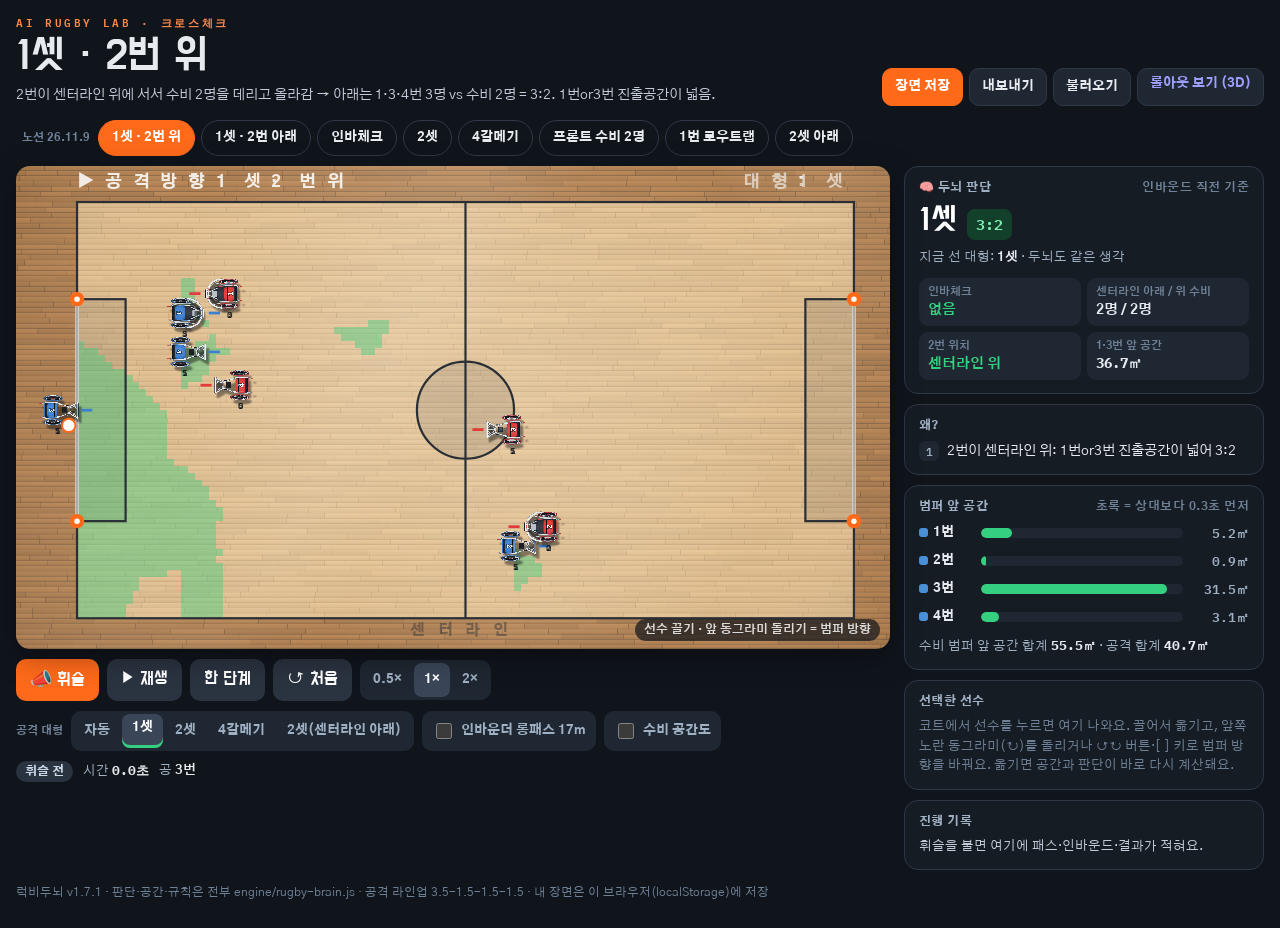
<file: lab/index.html>
<!doctype html><html lang="ko"><head><meta charset="utf-8">
<title>AI럭비랩</title>
<meta name="viewport" content="width=device-width,initial-scale=1,viewport-fit=cover">
<meta name="theme-color" content="#10151c">
<link rel="icon" href="../rugby-game/icon-192.png">
<link rel="preconnect" href="https://fonts.googleapis.com"><link rel="preconnect" href="https://fonts.gstatic.com" crossorigin>
<link rel="stylesheet" href="https://fonts.googleapis.com/css2?family=Do+Hyeon&family=Gothic+A1:wght@400;700;800&family=IBM+Plex+Mono:wght@600&display=swap">
<style>
/* 새 AI럭비랩 — 두뇌(engine/rugby-brain.js)를 불러 쓰는 얇은 화면. 판단 로직은 여기 없음 */
:root{color-scheme:dark;
  --arena:#10151c;--panel:#161c24;--panel2:#1f2732;--line:#2e3846;--ink:#e7ebf0;--muted:#9fb0c3;--dim:#6f8196;
  --blue:#4a90d9;--red:#ff4b4b;--hot:#ff6a1a;--green:#35d07f;--warn:#ffb020;
  --f-display:"Do Hyeon","Gothic A1","Apple SD Gothic Neo",sans-serif;
  --f-body:"Gothic A1","Apple SD Gothic Neo","Malgun Gothic",-apple-system,sans-serif;
  --f-mono:"IBM Plex Mono",ui-monospace,Menlo,monospace}
*{box-sizing:border-box}[hidden]{display:none!important}
html,body{margin:0;background:var(--arena);color:var(--ink);font-family:var(--f-body);-webkit-tap-highlight-color:transparent}
button,select,input,textarea{font:inherit;color:inherit}
.wrap{max-width:1380px;margin:0 auto;padding:12px max(16px,env(safe-area-inset-right)) 28px max(16px,env(safe-area-inset-left))}
/* 머리: 장면 이름이 제일 크게 */
header{display:flex;align-items:flex-end;gap:16px;flex-wrap:wrap;margin-bottom:10px}
.ttl{flex:1;min-width:0}
.ttl small{display:block;font:600 11px var(--f-mono);letter-spacing:.24em;color:#ff8a4c;margin-bottom:2px}
.ttl h1{margin:0;font:400 clamp(28px,4.4vw,44px)/1.05 var(--f-display);word-break:keep-all}
.ttl h1 .tag{display:inline-block;vertical-align:middle;margin-left:8px;font:800 11px var(--f-body);padding:3px 8px;border-radius:999px;background:var(--panel2);color:var(--muted);letter-spacing:0}
.ttl h1 .tag.mine{background:#2b2140;color:#c9b2ff}.ttl h1 .tag.edit{background:#3a2a12;color:var(--warn)}
.ttl p{margin:6px 0 0;color:#c3ccd8;font-size:13.5px;line-height:1.55;max-width:780px}
.hbtn{display:flex;gap:6px;flex-wrap:wrap}
@media (max-width:720px){.ttl{flex-basis:100%}.hbtn{width:100%}.hbtn .btn{flex:1}}
.btn{border:1.5px solid var(--line);background:var(--panel2);border-radius:10px;padding:7px 12px;font:800 13px var(--f-body);cursor:pointer;min-height:38px;white-space:nowrap}
.btn:hover{border-color:#4a5768}.btn:active{transform:scale(.97)}
.btn.go{background:var(--hot);border-color:var(--hot);color:#fff}
.btn:focus-visible,.chip:focus-visible,.seg button:focus-visible{outline:3px solid #ffd84a;outline-offset:2px}
/* 장면 고르기 */
.scenes{display:flex;gap:6px;overflow-x:auto;padding:4px 0 10px;scrollbar-width:thin;-webkit-overflow-scrolling:touch}
.scenes .grp{font:800 11px var(--f-body);color:var(--dim);align-self:center;white-space:nowrap;padding:0 2px 0 6px}
.chip{flex:none;border:1.5px solid var(--line);background:transparent;border-radius:999px;padding:6px 13px;font:800 13px var(--f-body);cursor:pointer;white-space:nowrap;min-height:36px;display:flex;align-items:center;gap:6px}
.chip:hover{border-color:#4a5768}.chip.on{background:var(--hot);border-color:var(--hot);color:#fff}
.chip.mine{border-style:dashed}.chip.mine.on{border-style:solid;background:#7b4dff;border-color:#7b4dff}
.chip .x{opacity:.6;font-weight:400;padding:0 0 0 2px}.chip .x:hover{opacity:1}
/* 본문 */
.layout{display:grid;grid-template-columns:minmax(0,1fr) 360px;gap:14px;align-items:start}
@media (max-width:980px){.layout{grid-template-columns:1fr}}
.stage{min-width:0}
.court{position:relative;border-radius:14px;overflow:hidden;background:#0c1016;box-shadow:0 8px 30px rgba(0,0,0,.35)}
#cv{display:block;width:100%;touch-action:none;cursor:grab}
#cv.drag{cursor:grabbing}
.hint{position:absolute;right:10px;bottom:8px;font:700 11.5px var(--f-body);color:rgba(255,255,255,.82);background:rgba(16,21,28,.7);padding:4px 9px;border-radius:999px;pointer-events:none}
@media (max-width:560px){.hint{display:none}}
/* 조작 */
.ctrl{display:flex;flex-wrap:wrap;gap:8px;align-items:center;margin-top:10px}
.ctrl .sp{flex:1}
.pbtn{border:0;border-radius:10px;min-height:42px;padding:0 14px;font:400 18px var(--f-display);cursor:pointer;background:#2a3340;color:#fff;display:flex;align-items:center;gap:6px}
.pbtn.go{background:var(--hot)}.pbtn:active{transform:scale(.96)}.pbtn:disabled{opacity:.4;cursor:default}
.pbtn:focus-visible{outline:3px solid #ffd84a;outline-offset:2px}
.seg{display:flex;background:var(--panel2);border-radius:10px;padding:3px;gap:2px;flex-wrap:wrap}
.seg button{border:0;background:transparent;border-radius:8px;padding:6px 10px;font:800 12.5px var(--f-body);cursor:pointer;min-height:34px;color:var(--muted)}
.seg button.on{background:#3a4658;color:#fff}.seg button.rec{box-shadow:inset 0 -3px 0 var(--green)}
.tog{display:flex;align-items:center;gap:6px;font:800 12.5px var(--f-body);color:var(--muted);cursor:pointer;background:var(--panel2);border-radius:10px;padding:0 10px;min-height:40px}
.tog input{accent-color:var(--hot);width:16px;height:16px}
.lbl{font:800 11px var(--f-body);color:var(--dim)}
.status{display:flex;gap:10px;flex-wrap:wrap;align-items:center;margin-top:10px;font-size:13px;color:var(--muted)}
.status b{color:var(--ink)}
.pill{font:800 12px var(--f-body);padding:3px 9px;border-radius:999px;background:var(--panel2)}
.pill.live{background:#13402a;color:#7ff0b2}.pill.over{background:#40201a;color:#ffb39b}.pill.ready{background:#2a3340;color:#cdd8e6}
.mono{font-family:var(--f-mono);font-variant-numeric:tabular-nums}
/* 패널 */
.panel{display:grid;gap:10px}
.card{background:var(--panel);border:1px solid var(--line);border-radius:14px;padding:13px 14px}
.card h2{margin:0 0 8px;font:800 12px var(--f-body);color:var(--muted);letter-spacing:.04em;display:flex;align-items:center;gap:6px}
.card h2 .n{margin-left:auto;font-weight:700;color:var(--dim)}
.rec{display:flex;align-items:baseline;gap:10px;flex-wrap:wrap}
.rec .big{font:400 34px/1 var(--f-display);color:#fff}
.rec .play{font:600 15px var(--f-mono);padding:3px 9px;border-radius:8px;background:#13402a;color:#7ff0b2}
.rec .play.p44{background:#3a2a12;color:var(--warn)}
.cmp{margin-top:8px;font-size:13px;color:var(--muted);line-height:1.5}
.cmp b{color:var(--ink)}.cmp .diff{color:var(--warn);font-weight:800}
.facts{display:grid;grid-template-columns:1fr 1fr;gap:6px;margin-top:10px}
.fact{background:var(--panel2);border-radius:9px;padding:7px 9px}
.fact span{display:block;font-size:11px;color:var(--dim);font-weight:700}
.fact b{font-size:14px}
.fact.bad b{color:var(--red)}.fact.ok b{color:var(--green)}
.alert{margin-top:8px;background:#3d1518;border:1px solid #6b2229;color:#ffc9cc;border-radius:9px;padding:7px 10px;font:800 13px var(--f-body)}
ol.why{margin:0;padding:0;list-style:none;counter-reset:w;display:grid;gap:6px}
ol.why li{counter-increment:w;display:grid;grid-template-columns:22px 1fr;gap:6px;font-size:13.5px;line-height:1.5}
ol.why li::before{content:counter(w);font:600 11px/20px var(--f-mono);width:20px;height:20px;text-align:center;border-radius:6px;background:var(--panel2);color:var(--muted)}
.bars{display:grid;gap:6px}
.bar{display:grid;grid-template-columns:54px 1fr 58px;gap:8px;align-items:center;font-size:13px}
.bar i{display:block;height:10px;border-radius:5px;background:var(--panel2);overflow:hidden}
.bar i em{display:block;height:100%;background:var(--green);border-radius:5px}
.bar.d i em{background:var(--red);opacity:.7}
.bar .v{text-align:right;font:600 12.5px var(--f-mono);color:var(--muted)}
.bar.stk .v{color:var(--red)}
.who{display:inline-flex;align-items:center;gap:5px;font-weight:800}
.who::before{content:"";width:9px;height:9px;border-radius:3px;background:var(--blue)}
.who.d::before{background:var(--red)}
.stk{font-size:12.5px;color:#ffc9cc;margin-top:8px;line-height:1.5}
.sel{display:flex;align-items:center;gap:8px;flex-wrap:wrap;font-size:13px;color:var(--muted)}
.sel .rot{display:flex;gap:4px;margin-left:auto}
.sel .rot button{width:38px;height:36px;border-radius:9px;border:1.5px solid var(--line);background:var(--panel2);cursor:pointer;font-size:16px}
.empty{font-size:13px;color:var(--dim);line-height:1.5}
.log{max-height:170px;overflow:auto;display:grid;gap:3px;font-size:12.5px}
.log div{display:grid;grid-template-columns:44px 1fr;gap:6px;color:#c3ccd8}
.log div.empty{display:block}.log div span{color:var(--dim)}.log div.end{color:#fff;font-weight:800}
/* 저장 창 */
dialog{border:1px solid var(--line);background:var(--panel);color:var(--ink);border-radius:16px;padding:18px;width:min(440px,calc(100vw - 32px))}
dialog::backdrop{background:rgba(5,8,12,.6);backdrop-filter:blur(2px)}
dialog h3{margin:0 0 12px;font:400 24px var(--f-display)}
dialog label{display:block;font:800 12px var(--f-body);color:var(--muted);margin:10px 0 4px}
dialog input,dialog textarea{width:100%;background:var(--panel2);border:1.5px solid var(--line);border-radius:10px;padding:9px 11px;font-size:14px}
dialog textarea{min-height:92px;resize:vertical;line-height:1.5}
dialog .row{display:flex;gap:8px;justify-content:flex-end;margin-top:14px}
.toast{position:fixed;left:50%;bottom:22px;transform:translateX(-50%);background:#232c38;border:1px solid var(--line);padding:9px 16px;border-radius:999px;font:800 13px var(--f-body);box-shadow:0 6px 20px rgba(0,0,0,.4);z-index:30;max-width:calc(100vw - 32px);text-align:center}
footer{margin-top:16px;font-size:11.5px;color:var(--dim)}
</style></head><body>
<div class="wrap">
<header>
  <div class="ttl"><small>AI RUGBY LAB · 크로스체크</small><h1 id="scName">장면</h1><p id="scMemo"></p></div>
  <div class="hbtn">
    <button class="btn go" id="bSave">장면 저장</button>
    <button class="btn" id="bExport">내보내기</button>
    <button class="btn" id="bImport">불러오기</button>
    <a class="btn" href="../game3d/?mode=review" title="두뇌가 여러 판 돌린 결과를 3D로 보고 O/X 찍기" style="text-decoration:none">롤아웃 보기 (3D)</a>
    <input type="file" id="fImport" accept=".json,application/json" hidden>
  </div>
</header>
<nav class="scenes" id="scenes" aria-label="장면 고르기"></nav>
<div class="layout">
  <section class="stage">
    <div class="court"><canvas id="cv" aria-label="코트"></canvas><div class="hint">선수 끌기 · 앞 동그라미 돌리기 = 범퍼 방향</div></div>
    <div class="ctrl">
      <button class="pbtn go" id="bWhistle">📣 휘슬</button>
      <button class="pbtn" id="bPlay">▶ 재생</button>
      <button class="pbtn" id="bStep">한 단계</button>
      <button class="pbtn" id="bReset" title="장면 처음 자리로">↺ 처음</button>
      <div class="seg" id="speed" aria-label="속도"><button data-v="0.5">0.5×</button><button data-v="1" class="on">1×</button><button data-v="2">2×</button></div>
    </div>
    <div class="ctrl">
      <span class="lbl">공격 대형</span>
      <div class="seg" id="align"></div>
      <label class="tog"><input type="checkbox" id="ibLong"> 인바운더 롱패스 17m</label>
      <label class="tog"><input type="checkbox" id="showD"> 수비 공간도</label>
    </div>
    <div class="status" id="status"></div>
  </section>
  <aside class="panel">
    <div class="card"><h2>🧠 두뇌 판단 <span class="n">인바운드 직전 기준</span></h2><div id="pRead"></div></div>
    <div class="card"><h2>왜?</h2><ol class="why" id="pWhy"></ol></div>
    <div class="card"><h2>범퍼 앞 공간 <span class="n">초록 = 상대보다 0.3초 먼저</span></h2><div id="pSpace"></div></div>
    <div class="card"><h2>선택한 선수</h2><div id="pSel"></div></div>
    <div class="card"><h2>진행 기록</h2><div class="log" id="pLog"><div class="empty">휘슬을 불면 여기에 패스·인바운드·결과가 적혀요.</div></div></div>
  </aside>
</div>
<footer id="foot"></footer>
</div>
<dialog id="dlg"><form method="dialog" id="fSave">
  <h3>장면 저장</h3>
  <label for="iName">장면 이름 <span style="font-weight:600;color:var(--dim)">(채팅에서 이 이름으로 물어보세요)</span></label>
  <input id="iName" maxlength="40" required>
  <label for="iMemo">메모</label>
  <textarea id="iMemo" maxlength="600" placeholder="예: 수비 3번이 센터라인에 걸쳐 있을 때 2번이 왜 못 받나?"></textarea>
  <div class="row"><button type="button" class="btn" id="bCancel">취소</button><button class="btn go" id="bOk">저장</button></div>
</form></dialog>
<div class="toast" id="toast" hidden></div>

<script src="../engine/rugby-brain.js"></script>
<script src="../engine/rugby-chairs.js"></script>
<script src="../engine/rugby-court.js"></script>
<script>
'use strict';
const RB=RugbyBrain,ALIGN=RB.ALIGN;
const LINE_A=['3.5','1.5','1.5','1.5']; // 노션 26.11.9 라인업
const STORE='rugbyLab.scenes.v1',LAST='rugbyLab.last';
const $=id=>document.getElementById(id);
const ls={get(k,d){try{const v=localStorage.getItem(k);return v==null?d:JSON.parse(v);}catch(e){return d;}},set(k,v){try{localStorage.setItem(k,JSON.stringify(v));return true;}catch(e){return false;}}};
const lbl=id=>id?(id[0]==='A'?id.slice(1)+'번':'수비'+id.slice(1)):'';
const esc=s=>String(s==null?'':s).replace(/[&<>"]/g,c=>({'&':'&amp;','<':'&lt;','>':'&gt;','"':'&quot;'})[c]);
const clone=o=>JSON.parse(JSON.stringify(o||{}));
const r1=v=>Math.round(v*10)/10;

/* ---------- 상태 ---------- */
let mine=ls.get(STORE,[]);if(!Array.isArray(mine))mine=[];
let scene=null,work={},alignSel='1set',ibLong=false,showD=false,dirty=false;
let b=null,sp=null,rd=null,running=false,speed=1,acc=0,spT=0,sel=null,logs=[];

/* ---------- 두뇌 만들기 (판단은 전부 엔진) ---------- */
function build(){
  const cfg={lineA:LINE_A.slice(),trans:false,autoWhistle:false,mode:'watch',align:alignSel};
  if(ibLong)cfg.ibPass=17;
  b=RB.create({cfg,event:onEvent});b.newGame();
  // 장면 원래 대형이면 공격 자리까지, 대형을 바꿨으면 수비·인바운더만 장면 그대로 (공격은 ALIGN 자리)
  const same=alignSel===scene.cfg.align;const pos={};
  for(const id in work)if(same||id[0]==='D'||id==='A3')pos[id]=work[id];
  b.setup(pos);running=false;logs=[];acc=0;recalc();renderAll();}
function recalc(){sp=b.space();rd=b.readAlign({sp});spT=0;}

/* ---------- 장면 ---------- */
function loadScene(sc){scene=sc;work=clone(sc.pos);alignSel=sc.cfg.align||'1set';ibLong=!!sc.cfg.ibPass;sel=null;dirty=false;
  ls.set(LAST,{src:sc.src,key:sc.key});build();renderScenes();
  const on=document.querySelector('.chip.on');if(on)on.scrollIntoView({block:'nearest',inline:'nearest'});}
const presets=RB.SCENES.map(s=>Object.assign({src:'preset'},clone(s)));
function allMine(){return mine.map(s=>Object.assign({src:'mine'},s));}
function renderScenes(){const nav=$('scenes');nav.innerHTML='';
  const add=(t)=>{const g=document.createElement('span');g.className='grp';g.textContent=t;nav.appendChild(g);};
  add('노션 26.11.9');
  for(const s of presets)nav.appendChild(chip(s));
  if(mine.length){add('내 장면');for(const s of allMine())nav.appendChild(chip(s));}}
function chip(s){const c=document.createElement('button');c.className='chip'+(s.src==='mine'?' mine':'')+(scene&&scene.src===s.src&&scene.key===s.key?' on':'');
  c.innerHTML=esc(s.name)+(s.src==='mine'?'<span class="x" title="삭제" data-del="1">✕</span>':'');
  c.onclick=e=>{if(e.target.dataset.del){if(confirm(`'${s.name}' 장면을 지울까요? (이 브라우저에서만 지워짐)`)){mine=mine.filter(m=>m.key!==s.key);ls.set(STORE,mine);if(scene.src==='mine'&&scene.key===s.key)loadScene(presets[0]);else renderScenes();toast('지웠어요');}return;}loadScene(s);};
  return c;}

/* ---------- 엔진 이벤트 → 기록 ---------- */
const EVK={whistle:'휘슬',inbound:'인바운드',catch:'받음',pass:'패스',cross:'센터라인 넘음',pick:'픽',hook:'갈고리',unhook:'갈고리 풀림',loose:'공이 굴러감',pickup:'주움',switch:'수비 스위치',press:'프레스',bounce:'바운스',reverse:'리버스',keydef:'키 수비',
  try:'득점',turnover:'턴오버',violation:'바이올레이션',foul:'파울'};
function onEvent(type,x){if(type==='newGame'||type==='align'||type==='hit')return;const t=b&&b.G?b.G.t:0;let s=EVK[type]||type;x=x||{};
  if(type==='pass')s=`${lbl(x.from)} → ${lbl(x.to)} 패스 ${x.d!=null?x.d+'m':''}`;
  else if(type==='inbound')s=`인바운드 → ${lbl(x.to)}`;
  else if(type==='catch'||type==='pickup')s=`${lbl(x.who)} ${EVK[type]}`;
  else if(type==='hook')s=`갈고리: ${lbl(x.by)} → ${lbl(x.who)}`;
  else if(type==='pick')s=`${lbl(x.picker)} 픽 (${lbl(x.def)})`;
  else if(type==='switch')s=`수비 스위치 ${lbl(x.a)}↔${lbl(x.b)}`;
  else if(x.text)s=`${EVK[type]||type}: ${x.text}`;
  logs.push({t,s,end:['try','turnover','violation','foul','penalty'].includes(type)});}

/* ---------- 코트 그리기 (캔버스 2D) ---------- */
const cv=$('cv'),cx=cv.getContext('2d');const X0=-2.2,X1=29.3,Y0=-1.3,Y1=16.1,WW=X1-X0,WH=Y1-Y0;
let S=20,DPR=1;
function fit(){const w=cv.clientWidth||cv.parentElement.clientWidth;DPR=Math.min(2.5,window.devicePixelRatio||1);const h=w*WH/WW;cv.style.height=h+'px';cv.width=Math.round(w*DPR);cv.height=Math.round(h*DPR);S=cv.width/WW;draw();}
const ROLL={}; // 선수별 바퀴 굴러간 거리 (RugbyChairs.roll)
const off=document.createElement('canvas'),ox=off.getContext('2d');
function spaceLayer(){if(!sp)return null;if(off.width!==sp.nx||off.height!==sp.ny){off.width=sp.nx;off.height=sp.ny;}
  const im=ox.createImageData(sp.nx,sp.ny),d=im.data,ps=b.G.ps,si=sel?ps.findIndex(p=>p.id===sel):-1;
  for(let i=0;i<sp.view.length;i++){const k=sp.view[i];if(k<0)continue;const p=ps[k];const o=i*4;
    if(p.team==='A'){const hi=k===si;d[o]=hi?120:53;d[o+1]=hi?255:208;d[o+2]=hi?170:127;d[o+3]=hi?150:105;}
    else if(showD){d[o]=255;d[o+1]=75;d[o+2]=75;d[o+3]=60;}}
  ox.putImageData(im,0,0);return off;}
function draw(){if(!b||!b.G)return;const g=cx,G=b.G;g.setTransform(1,0,0,1,0,0);g.clearRect(0,0,cv.width,cv.height);
  g.setTransform(S,0,0,S,-X0*S,-Y0*S);
  // 바닥
  {const F=RugbyChairs.floor({x0:X0,y0:Y0,x1:X1,y1:Y1,px:Math.min(110,S)});g.drawImage(F.canvas,F.x0,F.y0,F.w,F.h);}
  // 키·센터
  RugbyCourt.shade2d(g);
  // 공간
  const L=spaceLayer();if(L){g.imageSmoothingEnabled=false;g.drawImage(L,0,0,28,15);}
  // 라인
  RugbyCourt.lines2d(g);
  // 글씨: 방향·장면 이름 (캡처해도 어떤 장면인지 보이게)
  g.fillStyle='rgba(255,255,255,.85)';g.font=`800 0.62px "Gothic A1",sans-serif`;g.textBaseline='middle';g.textAlign='left';
  g.fillText('▶ 공격 방향   '+(scene?scene.name:'')+(dirty?' (수정함)':''),0,-0.72);
  g.textAlign='right';g.fillStyle='rgba(255,255,255,.6)';g.fillText(G.align?'대형: '+G.align.name+(alignSel==='auto'?' (자동)':''):'',28,-0.72);
  g.textAlign='center';g.fillStyle='rgba(42,47,54,.45)';g.font=`800 0.55px "Gothic A1",sans-serif`;g.fillText('센터라인',14,15.45);
  // 선수
  const stuck=sp?sp.stuck:{};
  for(const p of G.ps){const isSel=p.id===sel;
    if(isSel){g.strokeStyle='#ffd84a';g.lineWidth=0.09;g.beginPath();g.arc(p.x,p.y,1.25,0,7);g.stroke();}
    const col0=p.team==='A'?'#3b7fd0':'#e23b3b';
    RugbyChairs.draw(g,RugbyChairs.look({type:p.chair||'A',color:col0,num:p.num}),p.x,p.y,p.a,RugbyChairs.roll(ROLL[p.id]||(ROLL[p.id]={}),p.x,p.y,p.a));
    // 범퍼 방향 표시 + 번호판
    const col=p.team==='A'?'#3b7fd0':'#e23b3b';
    g.strokeStyle=col;g.lineWidth=0.1;g.beginPath();g.moveTo(p.x+Math.cos(p.a)*0.95,p.y+Math.sin(p.a)*0.95);g.lineTo(p.x+Math.cos(p.a)*1.35,p.y+Math.sin(p.a)*1.35);g.stroke();
    g.textAlign='center';g.textBaseline='middle';
    g.fillStyle='rgba(16,21,28,.78)';g.font=`600 0.34px "IBM Plex Mono",monospace`;g.fillText(p.cls,p.x,p.y+0.78);
    if(stuck[p.id]){g.strokeStyle='#ff2a2a';g.lineWidth=0.12;g.setLineDash([0.25,0.15]);g.beginPath();g.arc(p.x,p.y,1.05,0,7);g.stroke();g.setLineDash([]);
      g.fillStyle='#ff2a2a';g.beginPath();g.roundRect?g.roundRect(p.x-0.55,p.y-1.55,1.1,0.42,0.12):g.rect(p.x-0.55,p.y-1.55,1.1,0.42);g.fill();g.fillStyle='#fff';g.font=`800 0.3px "Gothic A1",sans-serif`;g.fillText('막힘',p.x,p.y-1.33);}
    if(isSel&&!running){const h=handle(p);g.strokeStyle='rgba(255,216,74,.8)';g.lineWidth=0.05;g.beginPath();g.moveTo(p.x,p.y);g.lineTo(h.x,h.y);g.stroke();
      g.fillStyle='#ffd84a';g.beginPath();g.arc(h.x,h.y,0.32,0,7);g.fill();g.fillStyle='#10151c';g.font=`800 0.36px sans-serif`;g.fillText('↻',h.x,h.y+0.02);}}
  // 공
  let bx=G.ball.x,by=G.ball.y;if(G.ball.holder){const h=b.holdPos(b.P(G.ball.holder));bx=h.x;by=h.y;}
  g.fillStyle='#fff';g.beginPath();g.arc(bx,by,0.24,0,7);g.fill();g.strokeStyle='#ff6a1a';g.lineWidth=0.07;g.stroke();}
const handle=p=>({x:p.x+Math.cos(p.a)*1.9,y:p.y+Math.sin(p.a)*1.9});

/* ---------- 끌어 옮기기 · 범퍼 돌리기 ---------- */
let drag=null,pend=false;
function world(e){const r=cv.getBoundingClientRect();return {x:X0+(e.clientX-r.left)/r.width*WW,y:Y0+(e.clientY-r.top)/r.height*WH};}
cv.addEventListener('pointerdown',e=>{if(!b)return;const w=world(e),G=b.G;
  if(sel&&!running){const p=b.P(sel),h=handle(p);if(Math.hypot(w.x-h.x,w.y-h.y)<0.65){drag={id:sel,rot:true};cv.setPointerCapture(e.pointerId);return;}}
  let best=null,bd=1.0;for(const p of G.ps){const d=Math.hypot(w.x-p.x,w.y-p.y);if(d<bd){bd=d;best=p;}}
  if(best){sel=best.id;if(!running){drag={id:best.id,dx:best.x-w.x,dy:best.y-w.y,moved:false};cv.setPointerCapture(e.pointerId);cv.classList.add('drag');}}else sel=null;
  renderPanel();draw();});
cv.addEventListener('pointermove',e=>{if(!drag)return;const w=world(e),p=b.P(drag.id);
  if(drag.rot){p.a=Math.atan2(w.y-p.y,w.x-p.x);}
  else{const minX=p.id==='A3'?-1.6:0.3;p.x=Math.max(minX,Math.min(27.7,w.x+drag.dx));p.y=Math.max(p.id==='A3'?-1:0.3,Math.min(p.id==='A3'?16:14.7,w.y+drag.dy));drag.moved=true;}
  if(!pend){pend=true;requestAnimationFrame(()=>{pend=false;if(!b)return;recalc();renderPanel();draw();});}});
function endDrag(){if(!drag)return;const p=b.P(drag.id);commit(p,drag.id[0]==='D');drag=null;cv.classList.remove('drag');}
cv.addEventListener('pointerup',endDrag);cv.addEventListener('pointercancel',endDrag);
// 옮긴 자리를 엔진에 넣고 다시 계산 (자동 대형이면 수비를 옮길 때 대형도 다시 고름)
function commit(p,reRead){const ready=b.G.phase==='ready';
  if(ready)work[p.id]={x:r1(p.x),y:r1(p.y),a:+p.a.toFixed(3)};
  b.setup({[p.id]:{x:p.x,y:p.y,a:p.a}},{auto:reRead});
  if(ready&&alignSel==='auto')for(const q of b.G.ps)if(q.team==='A'&&q.id!=='A3')delete work[q.id];
  dirty=true;recalc();renderAll();}
function rotateSel(deg){if(!sel||running)return;const p=b.P(sel);p.a+=deg*Math.PI/180;commit(p,false);}
addEventListener('keydown',e=>{if(e.target.closest('input,textarea,dialog'))return;if(e.key==='['||e.key==='q')rotateSel(-15);else if(e.key===']'||e.key==='e')rotateSel(15);else if(e.key===' '){e.preventDefault();togglePlay();}else if(e.key==='Escape'){sel=null;renderPanel();draw();}});

/* ---------- 돌려보기 ---------- */
const DT=1/60;
function startIfReady(){if(b.G.phase==='ready'){b.whistle();}}
function togglePlay(){if(b.G.phase==='over'){build();}if(running){running=false;}else{startIfReady();running=true;acc=0;last=performance.now();}renderCtrl();}
function step(){if(b.G.phase==='over')return;running=false;startIfReady();for(let i=0;i<12&&b.G.phase==='live';i++)b.tick(DT);recalc();renderAll();}
let last=performance.now();
function loop(now){const dt=Math.min(0.25,(now-last)/1000);last=now;
  if(running&&b){acc+=dt*speed;let n=0;while(acc>=DT&&n<40){b.tick(DT);acc-=DT;n++;spT+=DT;if(b.G.phase!=='live')break;}
    if(b.G.phase!=='live'){running=false;recalc();renderAll();}
    else{let re=false;if(spT>=0.25){recalc();re=true;}draw();renderStatus();if(re)renderPanel();}}
  requestAnimationFrame(loop);}

/* ---------- 패널 ---------- */
function renderAll(){renderCtrl();renderPanel();renderHead();draw();}
function renderHead(){$('scName').innerHTML=esc(scene.name)+(scene.src==='mine'?'<span class="tag mine">내 장면</span>':'')+(dirty?'<span class="tag edit">수정함 · 저장 안 됨</span>':'');
  $('scMemo').textContent=scene.memo||'';document.title=scene.name+' · AI럭비랩';}
function renderCtrl(){const ph=b.G.phase;
  $('bPlay').textContent=running?'⏸ 멈춤':(ph==='over'?'↺ 다시':'▶ 재생');
  $('bWhistle').disabled=ph!=='ready';$('bStep').disabled=ph==='over';
  const seg=$('align');seg.innerHTML='';
  for(const [k,n] of [['auto','자동'],...Object.keys(ALIGN).map(k=>[k,ALIGN[k].name])]){const bt=document.createElement('button');bt.textContent=n;bt.className=(k===alignSel?'on':'')+(rd&&rd.rec===k?' rec':'');bt.title=rd&&rd.rec===k?'두뇌 추천':'';bt.onclick=()=>{if(alignSel===k)return;alignSel=k;build();};seg.appendChild(bt);}
  $('ibLong').checked=ibLong;$('showD').checked=showD;renderStatus();}
function renderStatus(){const G=b.G,ph=G.phase;const P={ready:['ready','휘슬 전'],live:['live','진행 중'],over:['over','끝'],trans:['ready','트랜지션']}[ph]||['ready',ph];
  const holder=G.ball.holder?lbl(G.ball.holder):(G.ball.fly?'패스 중':'굴러감');
  let s=`<span class="pill ${P[0]}">${P[1]}</span><span>시간 <b class="mono">${G.t.toFixed(1)}초</b></span><span>공 <b>${esc(holder)}</b></span>`;
  if(ph==='live'&&!G.inbounded)s+=`<span>인바운드 <b class="mono">${Math.max(0,8-G.t).toFixed(1)}</b>초 남음</span>`;
  if(ph==='over'){const e=logs.filter(l=>l.end).pop();if(e)s+=`<span><b>${esc(e.s)}</b></span>`;}
  $('status').innerHTML=s;}
function renderPanel(){if(!rd)return;const G=b.G,AL=ALIGN[rd.rec];
  const cur=G.align?G.align.name:'-';const diff=G.align&&G.align.key!==rd.rec;
  let h=`<div class="rec"><span class="big">${esc(AL.name)}</span><span class="play ${rd.play==='4:4'?'p44':''}">${rd.play}</span></div>`;
  h+=`<div class="cmp">지금 선 대형: <b>${esc(cur)}</b>${alignSel==='auto'?' (자동이 고름)':''}${diff?` · <span class="diff">두뇌는 ${esc(AL.name)} 추천</span>`:' · 두뇌도 같은 생각'}</div>`;
  h+=`<div class="facts">
    <div class="fact ${rd.ibCheck?'bad':'ok'}"><span>인바체크</span><b>${rd.ibCheck?'있음':'없음'}</b></div>
    <div class="fact"><span>센터라인 아래 / 위 수비</span><b>${rd.below}명 / ${rd.front}명</b></div>
    <div class="fact ${rd.a2high?'ok':''}"><span>2번 위치</span><b>센터라인 ${rd.a2high?'위':'아래'}</b></div>
    <div class="fact"><span>1·3번 앞 공간</span><b class="mono">${rd.open!=null?rd.open+'㎡':'-'}</b></div></div>`;
  if(rd.trap1)h+=`<div class="alert">⚠ 1번 로우트랩 위험 — 1번에게 인바운드 주지 말 것</div>`;
  if(G.phase!=='ready')h+=`<div class="cmp" style="margin-top:8px">※ 휘슬 뒤라 이 판단은 지금 자리를 다시 읽은 것 (참고용)</div>`;
  $('pRead').innerHTML=h;
  $('pWhy').innerHTML=rd.why.map(w=>`<li>${esc(w)}</li>`).join('');
  // 공간
  const A=G.ps.filter(p=>p.team==='A'),D=G.ps.filter(p=>p.team==='D');const mx=Math.max(8,...G.ps.map(p=>sp.front[p.id]||0));
  const bar=p=>{const v=sp.front[p.id]||0,st=sp.stuck[p.id];return `<div class="bar ${p.team==='D'?'d':''} ${st?'stk':''}"><span class="who ${p.team==='D'?'d':''}">${lbl(p.id)}</span><i><em style="width:${Math.min(100,v/mx*100)}%"></em></i><span class="v">${st?'막힘':v+'㎡'}</span></div>`;};
  let s=`<div class="bars">${A.map(bar).join('')}</div>`;
  if(showD)s+=`<div class="bars" style="margin-top:8px">${D.map(bar).join('')}</div>`;
  else s+=`<div class="cmp">수비 범퍼 앞 공간 합계 <b class="mono">${r1(D.reduce((a,p)=>a+(sp.front[p.id]||0),0))}㎡</b> · 공격 합계 <b class="mono">${r1(A.reduce((a,p)=>a+(sp.front[p.id]||0),0))}㎡</b></div>`;
  const st=Object.keys(sp.stuck);if(st.length)s+=`<div class="stk">${st.map(id=>`⛔ ${lbl(id)} 범퍼가 ${lbl(sp.stuck[id])}에 막힘 → 진출 공간 0`).join('<br>')}</div>`;
  $('pSpace').innerHTML=s;
  // 선택
  const p=sel&&b.P(sel);
  $('pSel').innerHTML=p?`<div class="sel"><span class="who ${p.team==='D'?'d':''}">${p.team==='A'?'공격 ':''}${lbl(p.id)}</span><span>등급 <b class="mono">${p.cls}</b></span><span>범퍼 <b class="mono">${Math.round(((p.a*180/Math.PI)%360+360)%360)}°</b></span>
     <span class="mono" style="color:var(--dim)">(${r1(p.x)}, ${r1(p.y)})</span>
     <div class="rot"><button title="왼쪽으로 15°" onclick="rotateSel(-15)">↺</button><button title="오른쪽으로 15°" onclick="rotateSel(15)">↻</button></div></div>
     <div class="cmp">범퍼 앞 <b class="mono">${sp.front[p.id]||0}㎡</b> · 안전 전체 <b class="mono">${sp.safe[p.id]||0}㎡</b> · 뒤쪽(받는 공간) <b class="mono">${sp.back[p.id]||0}㎡</b></div>`
    :`<div class="empty">코트에서 선수를 누르면 여기 나와요. 끌어서 옮기고, 앞쪽 노란 동그라미(↻)를 돌리거나 ↺↻ 버튼·[ ] 키로 범퍼 방향을 바꿔요. 옮기면 공간과 판단이 바로 다시 계산돼요.</div>`;
  // 기록
  $('pLog').innerHTML=logs.length?logs.map(l=>`<div class="${l.end?'end':''}"><span class="mono">${l.t.toFixed(1)}s</span>${esc(l.s)}</div>`).join(''):'<div class="empty">휘슬을 불면 여기에 패스·인바운드·결과가 적혀요.</div>';
  const lg=$('pLog');lg.scrollTop=lg.scrollHeight;}

/* ---------- 저장 · 내보내기 · 불러오기 ---------- */
let toastT=0;function toast(t){const el=$('toast');el.textContent=t;el.hidden=false;clearTimeout(toastT);toastT=setTimeout(()=>el.hidden=true,2200);}
function snapshot(name,memo){const G=b.G,pos={};
  for(const p of G.ps)pos[p.id]={x:r1(G.phase==='ready'?p.x:p.x),y:r1(p.y),a:+p.a.toFixed(3)};
  const al=G.align?G.align.key:(alignSel==='auto'?'1set':alignSel);
  const cfg={align:al};if(ibLong)cfg.ibPass=17;
  return {key:'m'+Date.now().toString(36),name,memo,cfg,pos,saved:new Date().toISOString().slice(0,16).replace('T',' ')};}
$('bSave').onclick=()=>{$('iName').value=scene.src==='mine'?scene.name:scene.name+(dirty?' 변형':' 사본');$('iMemo').value=scene.memo||'';$('dlg').showModal();setTimeout(()=>$('iName').select(),30);};
$('bCancel').onclick=()=>$('dlg').close();
$('fSave').addEventListener('submit',e=>{const name=$('iName').value.trim();if(!name){e.preventDefault();return;}
  const s=snapshot(name,$('iMemo').value.trim());
  const same=mine.findIndex(m=>m.name===name);
  if(same>=0){if(!confirm(`'${name}' 이름이 이미 있어요. 덮어쓸까요?`)){e.preventDefault();return;}s.key=mine[same].key;mine[same]=s;}else mine.push(s);
  if(!ls.set(STORE,mine))toast('브라우저 저장이 막혀 있어요 — 내보내기로 파일을 받아 두세요');else toast(`'${name}' 저장했어요`);
  loadScene(Object.assign({src:'mine'},s));});
$('bExport').onclick=()=>{const list=mine.length?mine:[];
  const data={app:'rugby-lab',v:1,engine:RB.VERSION,exported:new Date().toISOString(),scenes:list.length?list:[snapshot(scene.name,scene.memo||'')]};
  const blob=new Blob([JSON.stringify(data,null,1)],{type:'application/json'});const a=document.createElement('a');
  a.href=URL.createObjectURL(blob);a.download='rugby-lab-scenes-'+new Date().toISOString().slice(0,10)+'.json';document.body.appendChild(a);a.click();a.remove();setTimeout(()=>URL.revokeObjectURL(a.href),2000);
  toast(list.length?`내 장면 ${list.length}개 내보냈어요`:'저장한 장면이 없어서 지금 장면만 내보냈어요');};
$('bImport').onclick=()=>$('fImport').click();
$('fImport').onchange=async e=>{const f=e.target.files[0];e.target.value='';if(!f)return;
  try{const data=JSON.parse(await f.text());const arr=Array.isArray(data)?data:(data.scenes||[data]);let n=0;
    for(const s of arr){if(!s||!s.name||!s.pos||typeof s.pos!=='object')continue;const c={key:s.key||('m'+Date.now().toString(36)+n),name:String(s.name).slice(0,40),memo:String(s.memo||'').slice(0,600),cfg:{align:ALIGN[s.cfg&&s.cfg.align]?s.cfg.align:'1set',...(s.cfg&&s.cfg.ibPass?{ibPass:+s.cfg.ibPass}:{})},pos:{},saved:s.saved||''};
      for(const id in s.pos){if(!/^[AD][1-4]$/.test(id))continue;const q=s.pos[id];if(isFinite(q.x)&&isFinite(q.y))c.pos[id]={x:+q.x,y:+q.y,a:isFinite(q.a)?+q.a:(id[0]==='A'?0:Math.PI)};}
      const i=mine.findIndex(m=>m.key===c.key||m.name===c.name);if(i>=0)mine[i]=c;else mine.push(c);n++;}
    ls.set(STORE,mine);renderScenes();toast(n?`장면 ${n}개 불러왔어요`:'불러올 장면이 없어요');}
  catch(err){toast('JSON 파일을 못 읽었어요');}};

/* ---------- 버튼 ---------- */
$('bWhistle').onclick=()=>{startIfReady();running=true;last=performance.now();renderCtrl();};
$('bPlay').onclick=togglePlay;$('bStep').onclick=step;
$('bReset').onclick=()=>{work=clone(scene.pos);alignSel=scene.cfg.align||'1set';ibLong=!!scene.cfg.ibPass;dirty=false;build();};
$('ibLong').onchange=e=>{ibLong=e.target.checked;dirty=true;build();};
$('showD').onchange=e=>{showD=e.target.checked;renderPanel();draw();};
for(const bt of $('speed').children)bt.onclick=()=>{speed=+bt.dataset.v;for(const x of $('speed').children)x.classList.toggle('on',x===bt);};
$('foot').textContent=`럭비두뇌 v${RB.VERSION} · 판단·공간·규칙은 전부 engine/rugby-brain.js · 공격 라인업 ${LINE_A.join('-')} · 내 장면은 이 브라우저(localStorage)에 저장`;

/* ---------- 시작 ---------- */
addEventListener('resize',()=>fit());
const lastSc=ls.get(LAST,null);let first=presets[0];
if(lastSc){const f=(lastSc.src==='mine'?allMine():presets).find(s=>s.key===lastSc.key);if(f)first=f;}
loadScene(first);fit();if(document.fonts)document.fonts.ready.then(draw);requestAnimationFrame(loop);
</script>
</body></html>
</file>
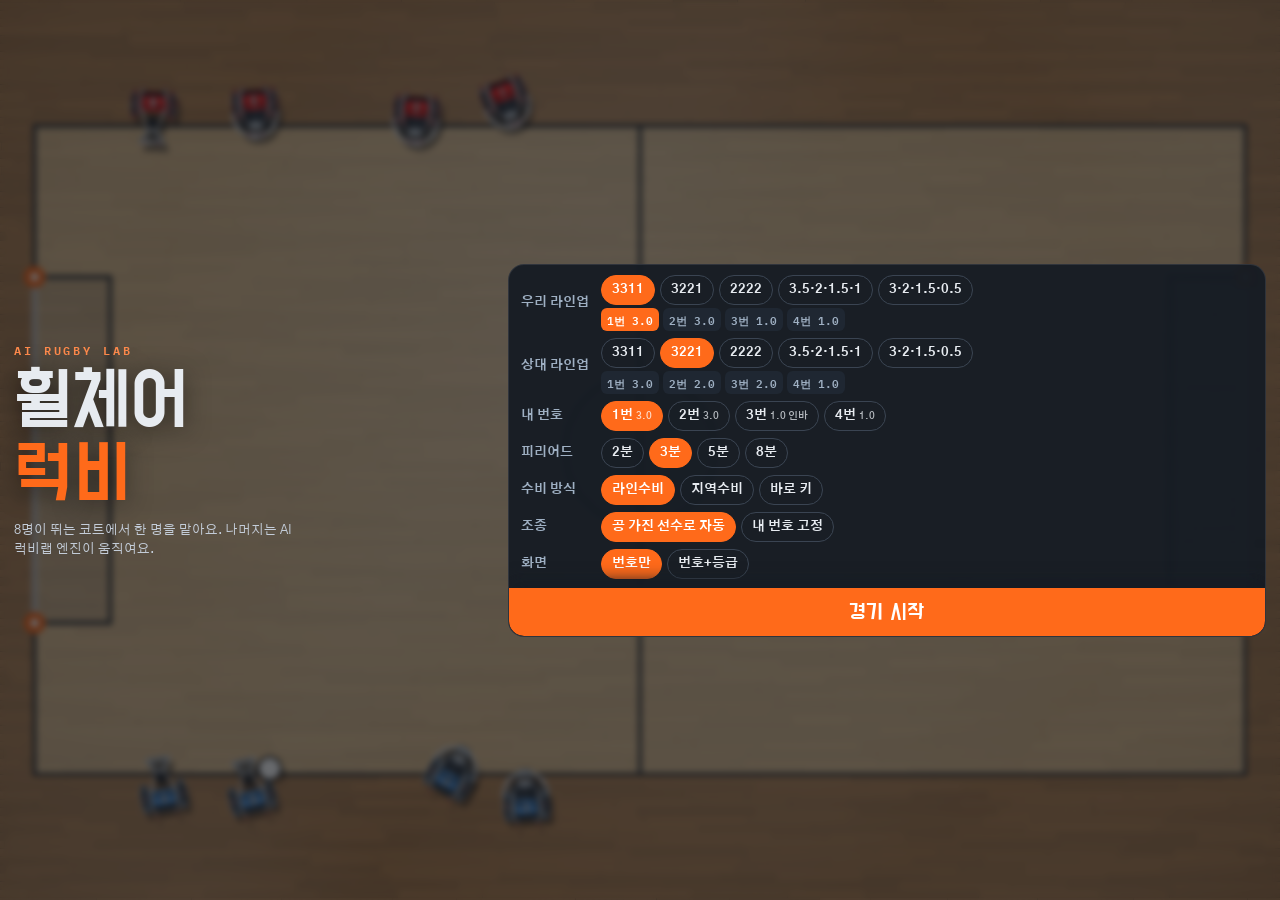
<file: rugby-game/index.html>
<!doctype html><html lang="ko"><head><meta charset="utf-8">
<title>휠체어럭비</title>
<meta name="viewport" content="width=device-width,initial-scale=1,viewport-fit=cover,user-scalable=no">
<meta name="apple-mobile-web-app-capable" content="yes"><meta name="mobile-web-app-capable" content="yes">
<meta name="apple-mobile-web-app-status-bar-style" content="black-translucent"><meta name="apple-mobile-web-app-title" content="휠체어럭비"><meta name="theme-color" content="#10151c">
<link rel="manifest" href="manifest.webmanifest"><link rel="apple-touch-icon" href="icon-512.png"><link rel="icon" href="icon-192.png">
<link rel="preconnect" href="https://fonts.googleapis.com"><link rel="preconnect" href="https://fonts.gstatic.com" crossorigin>
<link rel="stylesheet" href="https://fonts.googleapis.com/css2?family=Do+Hyeon&family=Gothic+A1:wght@400;700;800&family=IBM+Plex+Mono:wght@600&display=swap">
<style>
/* 화면 = 코트(캔버스) 한 장 + 위에 뜨는 점수판·조작 버튼·메뉴 */
:root{color-scheme:dark;
  --arena:#10151c;--panel:#161c24;--panel2:#1f2732;--line:#3a4452;--ink:#e7ebf0;--muted:#9fb0c3;
  --blue:#4a90d9;--red:#ff2a2a;--hot:#ff6a1a;--warn:#d62828;
  --f-display:"Do Hyeon","Gothic A1","Apple SD Gothic Neo",sans-serif;
  --f-body:"Gothic A1","Apple SD Gothic Neo","Malgun Gothic",-apple-system,sans-serif;
  --f-mono:"IBM Plex Mono",ui-monospace,Menlo,monospace}
*{box-sizing:border-box}[hidden]{display:none!important}
html,body{height:100%;margin:0;background:var(--arena);color:var(--ink);font-family:var(--f-body);overflow:hidden;overscroll-behavior:none;-webkit-user-select:none;user-select:none;-webkit-touch-callout:none;-webkit-tap-highlight-color:transparent}
button{font:inherit;color:inherit}
#cv{position:fixed;inset:0;display:block;touch-action:none}
/* 조작 */
#joy{position:fixed;left:calc(14px + env(safe-area-inset-left,0px));bottom:calc(14px + env(safe-area-inset-bottom,0px));width:132px;height:132px;border-radius:50%;background:rgba(255,255,255,.10);border:2px solid rgba(255,255,255,.28);touch-action:none;z-index:5}
#joy i{position:absolute;left:50%;top:50%;width:58px;height:58px;margin:-29px;border-radius:50%;background:rgba(255,255,255,.55);box-shadow:0 2px 8px rgba(0,0,0,.35)}
.tb{position:fixed;z-index:5;border-radius:50%;border:2px solid rgba(255,255,255,.35);font-family:var(--f-display);color:#fff;padding:0;white-space:nowrap;box-shadow:0 3px 12px rgba(0,0,0,.35);transition:opacity .15s,transform .08s;touch-action:manipulation}
.tb:active{transform:scale(.93)}.tb.dim{opacity:.35}
#bPass{right:calc(14px + env(safe-area-inset-right,0px));bottom:calc(14px + env(safe-area-inset-bottom,0px));width:92px;height:92px;font-size:24px;background:rgba(255,106,26,.92)}
#bBounce{right:calc(112px + env(safe-area-inset-right,0px));bottom:calc(14px + env(safe-area-inset-bottom,0px));width:62px;height:62px;font-size:15px;background:rgba(27,34,48,.85)}
#bSwap{right:calc(72px + env(safe-area-inset-right,0px));bottom:calc(110px + env(safe-area-inset-bottom,0px));width:56px;height:56px;font-size:14px;background:rgba(47,116,192,.88)}
@media (max-height:420px){#joy{width:116px;height:116px}#bPass{width:82px;height:82px;font-size:21px}#bBounce{right:calc(102px + env(safe-area-inset-right,0px));width:56px;height:56px}#bSwap{right:calc(64px + env(safe-area-inset-right,0px));bottom:calc(100px + env(safe-area-inset-bottom,0px));width:50px;height:50px}}
@media (pointer:fine){#joy,.tb{display:none}}
/* 점수판 */
#hud{position:fixed;top:calc(4px + env(safe-area-inset-top,0px));left:50%;transform:translateX(-50%);z-index:6;display:flex;height:30px;border-radius:8px;overflow:hidden;font:800 15px var(--f-body);color:#fff;box-shadow:0 2px 10px rgba(0,0,0,.4);pointer-events:none;white-space:nowrap}
#hud>div{display:flex;align-items:center;padding:0 10px;background:rgba(16,21,28,.92)}
#hud .tm{gap:7px}#hud .tm i{width:10px;height:10px;border-radius:2px}#hud .tB i{background:var(--blue)}#hud .tR i{background:var(--red)}
#hud .sc{font:600 18px var(--f-mono);font-variant-numeric:tabular-nums;background:var(--panel2);padding:0 9px}
#hud .clk{font:600 15px var(--f-mono);font-variant-numeric:tabular-nums;background:#2a3340;gap:6px}#hud .clk small{font:800 11px var(--f-body);color:var(--muted)}
#hud .shot{font:600 16px var(--f-mono);font-variant-numeric:tabular-nums;background:var(--hot);min-width:46px;justify-content:center}
#hud .shot.idle{background:#3a4452;font:800 11px var(--f-body)}#hud .shot.warn{background:var(--warn)}
#side{position:fixed;top:calc(40px + env(safe-area-inset-top,0px));left:calc(12px + env(safe-area-inset-left,0px));z-index:6;font:800 13px var(--f-body);color:#fff;border-radius:999px;padding:4px 11px;pointer-events:none}
#side.att{background:rgba(47,116,192,.92)}#side.def{background:rgba(214,40,40,.9)}
#bPause{position:fixed;top:calc(4px + env(safe-area-inset-top,0px));left:calc(10px + env(safe-area-inset-left,0px));z-index:7;width:38px;height:30px;border:0;border-radius:8px;background:rgba(16,21,28,.92);color:#fff;font-size:14px;cursor:pointer}
#bSnd{position:fixed;top:calc(4px + env(safe-area-inset-top,0px));right:calc(10px + env(safe-area-inset-right,0px));z-index:7;width:38px;height:30px;border:0;border-radius:8px;background:rgba(16,21,28,.92);color:#fff;font-size:14px;cursor:pointer}
#toast{position:fixed;left:50%;top:calc(40px + env(safe-area-inset-top,0px));transform:translateX(-50%);z-index:6;font:800 14px var(--f-body);background:rgba(16,21,28,.85);border:1px solid rgba(255,255,255,.14);color:#fff;padding:6px 14px;border-radius:999px;max-width:62vw;white-space:nowrap;overflow:hidden;text-overflow:ellipsis;pointer-events:none}
/* 메뉴 */
.ov{position:fixed;inset:0;z-index:20;display:flex;align-items:center;justify-content:center;gap:18px;padding:max(10px,env(safe-area-inset-top)) max(14px,env(safe-area-inset-right)) max(10px,env(safe-area-inset-bottom)) max(14px,env(safe-area-inset-left));background:rgba(10,13,18,.62);backdrop-filter:blur(3px)}
.gBtn{border:0;border-radius:12px;padding:12px 18px;font:400 20px var(--f-display);cursor:pointer;background:#2a3340;color:#fff;min-height:48px}.gBtn.go{background:var(--hot)}.gBtn:active{transform:scale(.97)}
.gBtn:focus-visible,.chip:focus-visible,.tb:focus-visible{outline:3px solid #ffd84a;outline-offset:2px}
#title{justify-content:stretch}
.brand{flex:0 0 38%;display:flex;flex-direction:column;justify-content:center;gap:6px;min-width:0}
.brand small{font:600 12px var(--f-mono);letter-spacing:.24em;color:#ff8a4c}
.brand h1{margin:0;font:400 clamp(40px,8.5vw,76px)/.95 var(--f-display);text-shadow:0 4px 24px rgba(0,0,0,.5)}.brand h1 span{color:var(--hot)}
.brand p{margin:4px 0 0;font-size:13px;color:#c3ccd8;line-height:1.5;max-width:280px}
.set{flex:1;min-width:0;max-height:100%;overflow:auto;background:rgba(22,28,36,.95);border:1px solid rgba(255,255,255,.1);border-radius:16px;padding:10px 12px 0;display:grid;gap:7px;align-content:start;-webkit-overflow-scrolling:touch}
.row{display:grid;grid-template-columns:72px 1fr;gap:8px;align-items:center}.row>b{font-size:13px;color:var(--muted)}
.chips{display:flex;flex-wrap:wrap;gap:5px}
.chip{border:1.5px solid var(--line);background:transparent;color:var(--ink);border-radius:999px;padding:3px 10px;font:700 12.5px var(--f-body);cursor:pointer;min-height:30px}
.chip.on{background:var(--hot);border-color:var(--hot);color:#fff}.chip small{font-weight:600;opacity:.75;margin-left:3px}
.lu{display:flex;gap:4px;font:600 11px var(--f-mono);color:var(--muted);margin-top:3px}.lu span{background:var(--panel2);border-radius:6px;padding:2px 6px}.lu span.me{background:var(--hot);color:#fff}
#bStart{position:sticky;bottom:0;margin:2px -12px 0;border-radius:0 0 15px 15px;font-size:22px;padding:10px;box-shadow:0 -8px 16px rgba(22,28,36,.9)}
.card{background:rgba(22,28,36,.96);border:1px solid rgba(255,255,255,.12);border-radius:18px;padding:18px 22px;display:grid;gap:10px;min-width:280px;max-width:520px;max-height:100%;overflow:auto;text-align:center}
.card h2{margin:0;font:400 34px var(--f-display)}
.fs{font:600 44px var(--f-mono);font-variant-numeric:tabular-nums;display:flex;gap:16px;justify-content:center;align-items:center}.fs small{font:800 14px var(--f-body);color:var(--muted)}
.btns{display:flex;gap:8px;justify-content:center;flex-wrap:wrap}
.help{font-size:13px;color:#b5c0cd;line-height:1.55;text-align:left;margin:0;background:#1a212b;border-radius:10px;padding:10px 12px}
#rot{z-index:40;background:var(--arena);flex-direction:column;gap:14px;text-align:center}
#rot .ph{width:46px;height:78px;border:4px solid #fff;border-radius:10px;animation:rot 1.8s ease-in-out infinite}
@keyframes rot{0%,20%{transform:rotate(0)}55%,100%{transform:rotate(-90deg)}}
#rot p{margin:0;font:400 22px var(--f-display)}#rot small{color:var(--muted);font-size:13px;max-width:280px;line-height:1.5}
@media (orientation:landscape),(pointer:fine){#rot{display:none!important}}
@media (prefers-reduced-motion:reduce){#rot .ph{animation:none;transform:rotate(-90deg)}}
</style></head><body>
<canvas id="cv" aria-label="경기 화면"></canvas>

<div id="hud" hidden><div class="tm tB"><i></i><span>우리</span></div><div class="sc" id="hSc">0 : 0</div><div class="tm tR"><span>상대</span><i></i></div><div class="clk" id="hClk"><small>1P</small><span>3:00</span></div><div class="shot idle" id="hShot">데드</div></div>
<div id="side" hidden></div>
<button id="bPause" hidden aria-label="일시정지">❚❚</button><button id="bSnd" hidden aria-label="소리 켜기/끄기">🔊</button>
<div id="toast" hidden></div>
<div id="joy" hidden><i id="knob"></i></div>
<button class="tb" id="bBounce" hidden>드리블</button><button class="tb" id="bSwap" hidden>교체</button><button class="tb" id="bPass" hidden>패스</button>

<div class="ov" id="title">
  <div class="brand"><small>AI RUGBY LAB</small><h1>휠체어<br><span>럭비</span></h1><p>8명이 뛰는 코트에서 한 명을 맡아요. 나머지는 AI럭비랩 엔진이 움직여요.</p></div>
  <div class="set">
    <div class="row"><b>우리 라인업</b><div><div class="chips" id="cMy"></div><div class="lu" id="luMy"></div></div></div>
    <div class="row"><b>상대 라인업</b><div><div class="chips" id="cOp"></div><div class="lu" id="luOp"></div></div></div>
    <div class="row"><b>내 번호</b><div class="chips" id="cMe"></div></div>
    <div class="row"><b>피리어드</b><div class="chips" id="cLen"></div></div>
    <div class="row"><b>수비 방식</b><div class="chips" id="cDef"></div></div>
    <div class="row"><b>조종</b><div class="chips" id="cFollow"></div></div>
    <div class="row"><b>화면</b><div class="chips" id="cShow"></div></div>
    <button class="gBtn go" id="bStart">경기 시작</button>
  </div>
</div>
<div class="ov" id="menu" hidden><div class="card">
  <h2>일시정지</h2><div class="fs" id="pmScore"></div>
  <div class="btns"><button class="gBtn go" id="pmGo">계속하기</button><button class="gBtn" id="pmRe">처음부터</button><button class="gBtn" id="pmHome">메인으로</button></div>
  <p class="help">왼쪽 조이스틱으로 움직여요. <b>패스</b>는 조이스틱을 민 쪽 동료에게 가요(점선이 갈 곳). 동료를 <b>탭</b>해도 그 선수에게 패스. 공이 없을 땐 우리 선수를 탭하거나 <b>교체</b>로 조종할 선수를 바꿔요. 키보드: 방향키·WASD 이동 · 스페이스 패스 · B 드리블 · Tab 교체 · Esc 일시정지.</p>
</div></div>
<div class="ov" id="end" hidden><div class="card"><h2 id="eTitle">경기 끝</h2><div class="fs" id="eScore"></div><div class="btns"><button class="gBtn go" id="eRe">다시 하기</button><button class="gBtn" id="eHome">메인으로</button></div></div></div>
<div class="ov" id="rot"><div class="ph"></div><p>휴대폰을 가로로 돌려주세요</p><small>가로 화면에서 코트 전체가 보여요. 홈 화면에 추가하면 주소창 없이 꽉 차게 돼요.</small></div>

<script src="../engine/pixi.min.js"></script>
<script src="../engine/rugby-brain.js"></script>
<script src="../engine/rugby-chairs.js"></script>
<script src="../engine/rugby-court.js"></script>
<script>
(()=>{'use strict';
const $=id=>document.getElementById(id);
const cv=$('cv');
const TEAMCOL={B:'#4a90d9',R:'#ff1f1f'},NAMES={B:'우리팀',R:'상대팀'};

/* ---------- 설정 ---------- */
const PRE=[['3311',['3.0','3.0','1.0','1.0']],['3221',['3.0','2.0','2.0','1.0']],['2222',['2.0','2.0','2.0','2.0']],['3.5·2·1.5·1',['3.5','2.0','1.5','1.0']],['3·2·1.5·0.5',['3.0','2.0','1.5','0.5']]];
let S={my:0,op:1,me:1,len:3,def:'manline',follow:true,cls:false};
try{Object.assign(S,JSON.parse(localStorage.getItem('wrgame.shell')||'{}'));}catch(e){}
const save=()=>{try{localStorage.setItem('wrgame.shell',JSON.stringify(S));}catch(e){}};
const line=k=>(PRE[S[k]]||PRE[0])[1];
function chips(el,items,cur,on){el.innerHTML='';for(const [v,label,sub] of items){const b=document.createElement('button');b.className='chip'+(String(v)===String(cur)?' on':'');b.innerHTML=label+(sub?`<small>${sub}</small>`:'');b.onclick=()=>{on(v);save();renderSet();};el.appendChild(b);}}
const bool=v=>v===true||v==='true';
function renderSet(){const L=line('my');
  chips($('cMy'),PRE.map(([k],i)=>[i,k]),S.my,v=>S.my=+v);chips($('cOp'),PRE.map(([k],i)=>[i,k]),S.op,v=>S.op=+v);
  $('luMy').innerHTML=L.map((c,i)=>`<span class="${i+1===S.me?'me':''}">${i+1}번 ${c}</span>`).join('');
  $('luOp').innerHTML=line('op').map((c,i)=>`<span>${i+1}번 ${c}</span>`).join('');
  chips($('cMe'),[1,2,3,4].map(n=>[n,n+'번',L[n-1]+(n===3?' 인바':'')]),S.me,v=>S.me=+v);
  chips($('cLen'),[[2,'2분'],[3,'3분'],[5,'5분'],[8,'8분']],S.len,v=>S.len=+v);
  chips($('cDef'),[['manline','라인수비'],['diamond','지역수비'],['key','바로 키']],S.def,v=>S.def=v);
  chips($('cFollow'),[[true,'공 가진 선수로 자동'],[false,'내 번호 고정']],S.follow,v=>S.follow=bool(v));
  chips($('cShow'),[[false,'번호만'],[true,'번호+등급']],S.cls,v=>S.cls=bool(v));}
renderSet();

/* ---------- 입력 ---------- */
const keys={};let joy={x:0,y:0};
function input(){let x=joy.x,y=joy.y;const kx=(keys.arrowright||keys.d?1:0)-(keys.arrowleft||keys.a?1:0),ky=(keys.arrowdown||keys.s?1:0)-(keys.arrowup||keys.w?1:0);if(kx||ky){x=kx;y=ky;}return {x,y};} // 화면 기준 (오른쪽 +x, 아래 +y)
(()=>{const j=$('joy'),k=$('knob');let id=null;
  const set=e=>{const r=j.getBoundingClientRect();let dx=(e.clientX-r.left-r.width/2)/(r.width/2),dy=(e.clientY-r.top-r.height/2)/(r.height/2);const m=Math.hypot(dx,dy);if(m>1){dx/=m;dy/=m;}joy={x:dx,y:dy};k.style.transform=`translate(${dx*38}px,${dy*38}px)`;};
  j.addEventListener('pointerdown',e=>{id=e.pointerId;j.setPointerCapture(id);set(e);});
  j.addEventListener('pointermove',e=>{if(e.pointerId===id)set(e);});
  const end=()=>{id=null;joy={x:0,y:0};k.style.transform='';};j.addEventListener('pointerup',end);j.addEventListener('pointercancel',end);})();

/* ---------- 경기 ---------- */
let M=null,inGame=false,menuOpen=false,cur=1,lastPoss=-1,lastHolder=null,toastT=0;
function toast(t,ms){const el=$('toast');el.textContent=t||'';el.hidden=!t;toastT=ms===0?1e9:(ms||1600)/1000;}
function newMatch(human,plen){
  const m=RugbyBrain.match({plen,names:NAMES,human,lines:{B:line('my'),R:line('op')},cfg:{def:S.def,autoNext:false},
    msg:(t,ms)=>{if(inGame)toast(t,ms);if(/피리어드 끝|경기 끝/.test(t))snd.buzzer();},event:(t,e)=>onEvent(t,e),input});
  m.start();return m;}
function demo(){inGame=false;M=newMatch(null,99999);for(const id of ['hud','side','bPause','bSnd','joy','bPass','bBounce','bSwap','toast'])$(id).hidden=true;}
function goFull(){const d=document.documentElement;try{const p=d.requestFullscreen?d.requestFullscreen({navigationUI:'hide'}):null;if(p&&p.then)p.then(()=>{try{screen.orientation.lock('landscape').catch(()=>{});}catch(e){}}).catch(()=>{});}catch(e){}}
function startGame(){goFull();snd.resume();cur=S.me;lastPoss=-1;lastHolder=null;inGame=true;menuOpen=false;
  M=newMatch({team:'B',num:cur},S.len*60);
  for(const id of ['title','menu','end'])$(id).hidden=true;for(const id of ['hud','side','bPause','bSnd','joy','bPass','bBounce','bSwap'])$(id).hidden=false;}
function home(){menuOpen=false;for(const id of ['menu','end'])$(id).hidden=true;$('title').hidden=false;demo();}
const scoreHtml=()=>`<small>우리</small>${M.score.B} : ${M.score.R}<small>상대</small>`;
function openMenu(){if(!inGame||M.fin)return;menuOpen=true;$('pmScore').innerHTML=scoreHtml();$('menu').hidden=false;}
function closeMenu(){menuOpen=false;$('menu').hidden=true;}
const portrait=matchMedia('(orientation:portrait) and (pointer:coarse)');
$('bStart').onclick=startGame;$('bPause').onclick=openMenu;$('pmGo').onclick=closeMenu;$('pmRe').onclick=startGame;$('pmHome').onclick=home;$('eRe').onclick=startGame;$('eHome').onclick=home;
document.addEventListener('visibilitychange',()=>{if(document.hidden)openMenu();});

/* 조종 선수 */
const ourPre=()=>M.att==='B'?'A':'D';
function setSeat(n){cur=n;M.setHuman({team:'B',num:n});}
const swap=()=>{if(inGame)setSeat(cur%4+1);};
$('bSwap').onclick=swap;$('bPass').onclick=()=>{if(inGame)M.pass();};$('bBounce').onclick=()=>{if(inGame)M.bounce();};
addEventListener('keydown',e=>{const k=e.key.toLowerCase();
  if(k==='escape'){if(inGame)(menuOpen?closeMenu():openMenu());return;}
  if(e.target.closest&&e.target.closest('.ov'))return;
  keys[k]=true;if(!inGame)return;
  if(k===' '){M.pass();e.preventDefault();}else if(k==='b')M.bounce();else if(k==='tab'){e.preventDefault();swap();}else if('1234'.includes(k)&&k.length===1){const t=M.brain.P(ourPre()+k);const hid=M.humanId();if(t&&M.brain.G.ball.holder===hid&&ourPre()==='A')M.pass(t.id);else setSeat(+k);}
  if(k.startsWith('arrow'))e.preventDefault();});
addEventListener('keyup',e=>{keys[e.key.toLowerCase()]=false;});

/* ---------- 화면 좌표 ---------- */
let CW=innerWidth,CH=innerHeight,S2=1;const CX=14,CY=7.5;const DPR=Math.min(devicePixelRatio||1,2.5);
const F=()=>M&&M.flip?-1:1;
const w2s=(x,y)=>({sx:CW/2+F()*(x-CX)*S2,sy:CH/2+F()*(y-CY)*S2});
const s2w=(sx,sy)=>({x:CX+F()*(sx-CW/2)/S2,y:CY+F()*(sy-CH/2)/S2});

/* ---------- Pixi 무대 ---------- */
PIXI.GRAPHICS_CURVES.minSegments=40;PIXI.GRAPHICS_CURVES.adaptive=false;
const app=new PIXI.Application({view:cv,resizeTo:window,antialias:true,resolution:DPR,autoDensity:true,backgroundColor:0x10151c});
const hex=c=>parseInt(c.slice(1),16);
const root=new PIXI.Container();app.stage.addChild(root);           // 흔들림
const world=new PIXI.Container();root.addChild(world);              // 미터 좌표
const court=new PIXI.Graphics(),marks=new PIXI.Graphics(),under=new PIXI.Container(),chairs=new PIXI.Container(),fxW=new PIXI.Graphics(),ballG=new PIXI.Container();
world.addChild(court,marks,under,chairs,fxW,ballG);
const ui=new PIXI.Container();root.addChild(ui);                    // 화면 좌표 (글자)
const uiG=new PIXI.Graphics();ui.addChild(uiG);
const top=new PIXI.Container();app.stage.addChild(top);             // 흔들리지 않는 연출 (득점 글자·꽃가루)
const topG=new PIXI.Graphics();top.addChild(topG);
function drawCourt(){court.clear();RugbyCourt.drawPixi(court);} // 코트 라인: 엔진 공용 부품 (engine/rugby-court.js)
drawCourt();
// 나무 코트 바닥 (엔진 공용 그림)
{const FL=RugbyChairs.floor({x0:-3,y0:-3,x1:31,y1:18,px:72});const fs=new PIXI.Sprite(PIXI.Texture.from(FL.canvas));fs.position.set(FL.x0,FL.y0);fs.width=FL.w;fs.height=FL.h;world.addChildAt(fs,0);}
// 휠체어 그림 → 텍스처
// 휠체어 그림: RugbyChairs.look (팀색·등번호·바퀴 회전) — 선수별로 draw()에서 고름
const SPR=new Map(); // 자리(k번째 선수) → 그래픽
const numStyle=new PIXI.TextStyle({fontFamily:'Gothic A1, Apple SD Gothic Neo, sans-serif',fontWeight:'800',fill:'#ffffff',fontSize:14});
const clsStyle=new PIXI.TextStyle({fontFamily:'IBM Plex Mono, monospace',fontWeight:'600',fill:'#1b2230',fontSize:11});
function chairGfx(k){let v=SPR.get(k);if(v)return v;
  const shadow=new PIXI.Sprite(PIXI.Texture.EMPTY);shadow.alpha=0.8;under.addChild(shadow);
  const c=new PIXI.Container();const spr=new PIXI.Sprite(PIXI.Texture.EMPTY);
  c.addChild(spr);chairs.addChild(c);
  const num=new PIXI.Text('',numStyle);num.anchor.set(0.5);num.resolution=DPR;ui.addChild(num);
  const cls=new PIXI.Text('',clsStyle);cls.anchor.set(0.5);cls.resolution=DPR;ui.addChild(cls);
  v={c,spr,shadow,num,cls,chair:null,bump:0,look:null,lk:'',rs:{}};SPR.set(k,v);return v;}
const ball=new PIXI.Graphics().lineStyle(0.05,0x222222).beginFill(0xffffff).drawCircle(0,0,0.28).endFill();
const ballSh=new PIXI.Graphics().beginFill(0x000000,0.25).drawEllipse(0,0,0.3,0.22).endFill();ballG.addChild(ballSh,ball);
const meTag=new PIXI.Text('나',new PIXI.TextStyle({fontFamily:'Gothic A1, sans-serif',fontWeight:'800',fill:'#ffffff',fontSize:15}));meTag.anchor.set(0.5);meTag.resolution=DPR;ui.addChild(meTag);
function resize(){CW=innerWidth;CH=innerHeight;S2=Math.min(CW/29.6,CH/17.6);}
addEventListener('resize',resize);resize();

/* ---------- 효과 ---------- */
const parts=[],rings=[],skids=[],pops=[],confetti=[];let shake=0,skidT=0;
function hitFx(e){const p=e.power,big=e.cross&&p>2.2;const n=Math.round(4+p*3);
  const pa=M.brain.P(e.a),pb=M.brain.P(e.b);const nx=pb&&pa?pb.x-pa.x:1,ny=pb&&pa?pb.y-pa.y:0,nl=Math.hypot(nx,ny)||1;
  for(let i=0;i<n;i++){const side=Math.random()<0.5?1:-1;const ang=Math.atan2(ny,nx)+side*Math.PI/2+(Math.random()-0.5)*1.4;const sp=2+Math.random()*3*Math.min(p,4);
    parts.push({x:e.x,y:e.y,vx:Math.cos(ang)*sp,vy:Math.sin(ang)*sp,life:0.25+Math.random()*0.25,max:0.5,c:Math.random()<0.6?0xffe08a:0xffffff});}
  rings.push({x:e.x,y:e.y,r:0.2,life:0.3,max:0.3,w:big?0.12:0.06});
  if(big)shake=Math.max(shake,Math.min(3+p*2.2,14));
  for(const id of [e.a,e.b]){const k=M.brain.G.ps.findIndex(q=>q.id===id);const v=SPR.get(k);if(v)v.bump=Math.min(0.12,0.03*p);}
  snd.hit(p,e.cross);
  const me=M.humanId&&M.humanId();if(me&&(e.a===me||e.b===me)&&navigator.vibrate&&inGame)try{navigator.vibrate(big?40:15);}catch(_){}}
function popText(t,col,size){const tx=new PIXI.Text(t,new PIXI.TextStyle({fontFamily:'Do Hyeon, Gothic A1, sans-serif',fill:col,fontSize:size,stroke:'#10151c',strokeThickness:8,dropShadow:true,dropShadowAlpha:.4,dropShadowDistance:4}));tx.anchor.set(0.5);tx.resolution=DPR;tx.position.set(CW/2,CH*0.42);top.addChild(tx);pops.push({tx,life:1.7,max:1.7});}
function scoreFx(team){const col=team==='B'?'#4a90d9':'#ff2a2a';popText(team==='B'?'득점!':'실점',team==='B'?'#ffffff':'#ffb3b3',Math.round(Math.min(CH*0.24,110)));
  if(team==='B')for(let i=0;i<70;i++)confetti.push({x:CW/2+(Math.random()-0.5)*CW*0.5,y:CH*0.35,vx:(Math.random()-0.5)*520,vy:-200-Math.random()*380,r:Math.random()*6.3,vr:(Math.random()-0.5)*12,life:2.2,c:[0x4a90d9,0xffffff,0xff6a1a,0xffd84a][i%4]});
  snd.cheer(team==='B');}
function stepFx(dt){
  for(let i=parts.length;i--;){const p=parts[i];p.life-=dt;if(p.life<=0){parts.splice(i,1);continue;}p.x+=p.vx*dt;p.y+=p.vy*dt;p.vx*=0.9;p.vy*=0.9;}
  for(let i=rings.length;i--;){const r=rings[i];r.life-=dt;r.r+=dt*5;if(r.life<=0)rings.splice(i,1);}
  for(let i=skids.length;i--;){skids[i].life-=dt;if(skids[i].life<=0)skids.splice(i,1);}
  for(let i=pops.length;i--;){const p=pops[i];p.life-=dt;const k=1-p.life/p.max;p.tx.scale.set(k<0.15?0.4+k/0.15*0.75:1.15-Math.min(0.15,(k-0.15)*0.4));p.tx.alpha=p.life<0.4?p.life/0.4:1;if(p.life<=0){p.tx.destroy();pops.splice(i,1);}}
  for(let i=confetti.length;i--;){const c=confetti[i];c.life-=dt;c.vy+=700*dt;c.x+=c.vx*dt;c.y+=c.vy*dt;c.vx*=0.99;c.r+=c.vr*dt;if(c.life<=0||c.y>CH+20)confetti.splice(i,1);}
  shake*=Math.exp(-dt*9);if(shake<0.2)shake=0;
  // 바퀴 자국: 빠르게 돌거나 급정거할 때
  skidT+=dt;const G=M.brain.G;if(G&&skidT>0.05){skidT=0;for(const p of G.ps){const prev=p._pa==null?p.a:p._pa;let da=Math.abs(((p.a-prev+Math.PI*3)%(Math.PI*2))-Math.PI);p._pa=p.a;const dv=p._pv==null?0:Math.abs(p.v)-Math.abs(p._pv);p._pv=p.v;
    if(Math.abs(p.v)>1.6&&(da>0.09||dv<-0.25)){const c=Math.cos(p.a),s=Math.sin(p.a);for(const sd of [-0.6,0.6]){const x=p.x-c*0.15-s*sd,y=p.y-s*0.15+c*sd;skids.push({x,y,px:x+c*0.32,py:y+s*0.32,life:2.2});}}}
    if(skids.length>700)skids.splice(0,skids.length-700);}}

/* ---------- 소리 (파일 없이 합성) ---------- */
const snd=(()=>{let ac=null,master=null,noise=null,on=true;try{on=localStorage.getItem('wrgame.snd')!=='0';}catch(e){}
  function init(){if(ac)return;try{ac=new (window.AudioContext||window.webkitAudioContext)();master=ac.createGain();master.gain.value=0.7;master.connect(ac.destination);
    noise=ac.createBuffer(1,ac.sampleRate,ac.sampleRate);const d=noise.getChannelData(0);for(let i=0;i<d.length;i++)d[i]=Math.random()*2-1;}catch(e){ac=null;}}
  const ok=()=>ac&&on&&inGame;
  function burst(dur,freq,q,gain,type){const s=ac.createBufferSource();s.buffer=noise;const f=ac.createBiquadFilter();f.type=type||'bandpass';f.frequency.value=freq;f.Q.value=q;const g=ac.createGain();const t=ac.currentTime;g.gain.setValueAtTime(gain,t);g.gain.exponentialRampToValueAtTime(0.0008,t+dur);s.connect(f).connect(g).connect(master);s.start(t);s.stop(t+dur+0.02);}
  function tone(f0,f1,dur,gain,type){const o=ac.createOscillator();o.type=type||'sine';const g=ac.createGain();const t=ac.currentTime;o.frequency.setValueAtTime(f0,t);o.frequency.exponentialRampToValueAtTime(f1,t+dur);g.gain.setValueAtTime(gain,t);g.gain.exponentialRampToValueAtTime(0.0008,t+dur);o.connect(g).connect(master);o.start(t);o.stop(t+dur+0.02);}
  return {init,get on(){return on},set on(v){on=v;try{localStorage.setItem('wrgame.snd',v?'1':'0');}catch(e){}if(v){init();if(ac&&ac.state==='suspended')ac.resume();}},
    resume(){init();if(ac&&ac.state==='suspended')ac.resume();},
    hit(p,cross){if(!ok())return;const k=Math.min(1,p/4);burst(0.12+0.18*k,600+900*k,0.9,0.25+0.6*k);tone(140,48,0.18+0.12*k,0.35*k+0.1,'triangle');if(cross&&p>3)burst(0.35,3200,1.5,0.18);},
    pass(){if(!ok())return;burst(0.22,1400,0.7,0.18,'bandpass');},
    catch(){if(!ok())return;tone(420,260,0.07,0.25,'triangle');burst(0.05,2500,1,0.15);},
    bounce(){if(!ok())return;tone(170,70,0.12,0.5,'sine');burst(0.06,900,1,0.2);},
    whistle(){if(!ok())return;const o=ac.createOscillator(),l=ac.createOscillator(),lg=ac.createGain(),g=ac.createGain();const t=ac.currentTime;o.frequency.value=2900;l.frequency.value=28;lg.gain.value=160;l.connect(lg).connect(o.frequency);g.gain.setValueAtTime(0,t);g.gain.linearRampToValueAtTime(0.22,t+0.02);g.gain.setValueAtTime(0.22,t+0.38);g.gain.exponentialRampToValueAtTime(0.0008,t+0.5);o.connect(g).connect(master);o.start(t);l.start(t);o.stop(t+0.52);l.stop(t+0.52);},
    buzzer(){if(!ok())return;tone(220,210,0.9,0.18,'square');tone(330,320,0.9,0.1,'square');},
    cheer(good){if(!ok())return;if(good){const s=ac.createBufferSource();s.buffer=noise;s.loop=true;const f=ac.createBiquadFilter();f.type='bandpass';f.frequency.value=1100;f.Q.value=0.4;const g=ac.createGain();const t=ac.currentTime;g.gain.setValueAtTime(0.001,t);g.gain.exponentialRampToValueAtTime(0.35,t+0.25);g.gain.exponentialRampToValueAtTime(0.001,t+2.0);s.connect(f).connect(g).connect(master);s.start(t);s.stop(t+2.05);tone(523,523,0.16,0.15,'triangle');setTimeout(()=>ok()&&tone(659,659,0.16,0.15,'triangle'),140);setTimeout(()=>ok()&&tone(784,784,0.3,0.15,'triangle'),280);}
      else{tone(300,150,0.5,0.15,'sawtooth');}}};})();

/* ---------- 경기 신호 → 효과 ---------- */
function onEvent(t,e){if(t==='hit')hitFx(e);else if(t==='pass')snd.pass();else if(t==='catch'||t==='pickup')snd.catch();else if(t==='bounce')snd.bounce();else if(t==='whistle')snd.whistle();
  else if(t==='possEnd'){if(e.good)scoreFx(e.att);else if(inGame){popText(e.att==='B'?'공격 실패':'수비 성공!',e.att==='B'?'#ffb3b3':'#9fd0ff',Math.round(Math.min(CH*0.13,56)));}}
  else if(t==='final'||t==='periodEnd')snd.buzzer();}

/* ---------- 탭: 패스·선수 바꾸기 ---------- */
cv.addEventListener('pointerdown',e=>{snd.resume();if(!inGame||!M)return;const G=M.brain.G;if(!G||G.phase!=='live')return;const w=s2w(e.clientX,e.clientY);
  const pre=ourPre();let hit=null,bd=1.4;for(const t of G.ps){if(t.id[0]!==pre)continue;const d=Math.hypot(t.x-w.x,t.y-w.y);if(d<bd){bd=d;hit=t;}}if(!hit)return;
  if(pre==='A'&&G.ball.holder===M.humanId()){if(hit.id!==M.humanId())M.pass(hit.id);}else if(hit.num!==cur)setSeat(hit.num);});

/* ---------- 그리기 ---------- */
function draw(){const G=M.brain.G;if(!G)return;const f=F();
  root.position.set((Math.random()-0.5)*shake,(Math.random()-0.5)*shake);
  world.scale.set(S2*f);world.position.set(CW/2-f*CX*S2,CH/2-f*CY*S2);
  marks.clear();for(const s of skids){marks.lineStyle(0.07,0x3a2a18,Math.min(0.28,s.life*0.16)).moveTo(s.x,s.y).lineTo(s.px,s.py);}
  numStyle.fontSize=Math.max(11,Math.round(0.5*S2));clsStyle.fontSize=Math.max(9,Math.round(0.3*S2));
  G.ps.forEach((p,k)=>{const v=chairGfx(k);const lk=p.chair+M.team(p.id)+p.num;
    if(v.lk!==lk){v.lk=lk;const L=v.look=RugbyChairs.look({type:p.chair,color:TEAMCOL[M.team(p.id)],num:p.num});v.rs={};
      for(const sp of [v.spr,v.shadow]){sp.anchor.set(L.ax,L.ay);sp.width=L.W;sp.height=L.H;}v.shadow.texture=L.shadowTex();}
    v.spr.texture=v.look.tex(RugbyChairs.roll(v.rs,p.x,p.y,p.a));
    v.bump*=0.82;const sc=1+v.bump;v.c.position.set(p.x,p.y);v.c.rotation=p.a;v.c.scale.set(sc,1/sc);
    v.shadow.position.set(p.x+0.1,p.y+0.16);v.shadow.rotation=p.a;
    const s=w2s(p.x,p.y);v.num.visible=false; /* 번호는 이제 저지 등번호로 */
    v.cls.visible=S.cls;if(S.cls){v.cls.text=p.cls;v.cls.position.set(s.sx+0.85*S2,s.sy+0.7*S2);}});
  // 공: 패스 중엔 포물선처럼 떠오름
  const b=G.ball;let alt=0;if(b.fly){const u=Math.min(1,b.fly.t/b.fly.dur);alt=Math.sin(Math.PI*u)*Math.min(1,Math.hypot(b.fly.tx-b.fly.sx,b.fly.ty-b.fly.sy)/8);}
  ball.position.set(b.x,b.y);ball.scale.set(1+alt*0.55);ballSh.position.set(b.x+0.1+alt*0.6,b.y+0.15+alt*0.6);ballSh.alpha=1-alt*0.5;
  ball.tint=M.brain.flash>0?0xffd84d:0xffffff;
  // 효과 (미터)
  fxW.clear();for(const p of parts){const a=p.life/p.max;fxW.lineStyle(0.07,p.c,a).moveTo(p.x,p.y).lineTo(p.x-p.vx*0.04,p.y-p.vy*0.04);}
  for(const r of rings){fxW.lineStyle(r.w,0xffffff,r.life/r.max*0.9).drawCircle(r.x,r.y,r.r);}
  // 내 선수·패스 방향 (화면)
  uiG.clear();meTag.visible=false;
  if(inGame){const id=M.humanId();const p=id&&M.brain.P(id);if(p){const s=w2s(p.x,p.y);const R=Math.max(16,1.0*S2);
      const t=M.aimTarget();if(t){const q=w2s(t.x,t.y);const dx=q.sx-s.sx,dy=q.sy-s.sy,d=Math.hypot(dx,dy)||1;uiG.lineStyle(3,0xff6a1a,0.9);for(let k=R;k<d-0.9*S2;k+=14){uiG.moveTo(s.sx+dx/d*k,s.sy+dy/d*k).lineTo(s.sx+dx/d*Math.min(k+8,d),s.sy+dy/d*Math.min(k+8,d));}
        uiG.lineStyle(2.5,0xff6a1a,1).drawCircle(q.sx,q.sy,0.95*S2);}
      uiG.lineStyle(3.5,0xff6a1a,1).drawCircle(s.sx,s.sy,R);
      const y=s.sy-Math.max(20,1.25*S2);uiG.lineStyle(0).beginFill(0xff6a1a).drawRoundedRect(s.sx-15,y-12,30,24,6).endFill();meTag.visible=true;meTag.position.set(s.sx,y+1);}}
  if(b.holder&&G.phase==='live'){const s=w2s(b.x,b.y);const left=Math.max(0,8-G.holdT);uiG.lineStyle(3,left<3?0xd62828:0x1f8a4c,1);uiG.moveTo(s.sx,s.sy-0.45*S2);uiG.arc(s.sx,s.sy,0.45*S2,-Math.PI/2,-Math.PI/2+Math.PI*2*left/8);}
  topG.clear();for(const c of confetti){topG.beginFill(c.c,Math.min(1,c.life)).drawRect(c.x+Math.cos(c.r)*4,c.y+Math.sin(c.r)*4,6,3).endFill();}}

/* ---------- 매 프레임 ---------- */
function hud(){const G=M.brain.G;
  if(M.poss!==lastPoss){lastPoss=M.poss;setSeat(S.me);lastHolder=null;}
  if(S.follow&&M.att==='B'&&G.inbounded){const h=G.ball.holder||(G.ball.fly&&G.ball.fly.to)||null;if(h&&h!==lastHolder){lastHolder=h;if(h[0]==='A'&&+h[1]!==cur)setSeat(+h[1]);}}
  $('hSc').textContent=`${M.score.B} : ${M.score.R}`;
  const mm=t=>{t=Math.max(0,Math.ceil(t));return Math.floor(t/60)+':'+String(t%60).padStart(2,'0');};
  $('hClk').innerHTML=`<small>${M.per}P</small><span>${mm(M.gc)}</span>`;
  let t='',cls='shot';
  if(G.phase==='trans'){t='데드';cls+=' idle';}else if(G.phase==='over'){t=(G.result==='try'||G.result==='foul')?'득점':'종료';cls+=' idle';}
  else if(!G.inbounded){const v=Math.max(0,8-G.inboundT);t='인바 '+Math.ceil(v);cls+=' idle'+(v<3?' warn':'');}
  else{const v=Math.max(0,40-G.shotT);t=String(Math.ceil(v));if(v<8)cls+=' warn';}
  const sh=$('hShot');if(sh.textContent!==t)sh.textContent=t;if(sh.className!==cls)sh.className=cls;
  const att=M.att==='B',dir=M.flip?'◀':'▶';const st=(att?`우리 공격 ${dir}`:`우리 수비 · 상대 ${dir}`)+` · 나 ${cur}번`;const sd=$('side');if(sd.textContent!==st)sd.textContent=st;sd.className=att?'att':'def';
  const hold=att&&G.ball.holder===M.humanId();$('bPass').classList.toggle('dim',!hold);$('bBounce').classList.toggle('dim',!hold);
  if(M.fin&&$('end').hidden){const a=M.score.B,b=M.score.R;$('eTitle').textContent=a>b?'승리!':a<b?'패배':'무승부';$('eScore').innerHTML=scoreHtml();$('end').hidden=false;$('bPause').hidden=true;}}
let last=performance.now();
function loop(now){const dt=Math.min(0.05,(now-last)/1000);last=now;
  const paused=inGame&&!M.fin&&(menuOpen||portrait.matches);
  if(!paused){M.step(dt);stepFx(dt);if(toastT>0){toastT-=dt;if(toastT<=0)$('toast').hidden=true;}}
  if(inGame)hud();draw();requestAnimationFrame(loop);}
const sndIcon=()=>{$('bSnd').textContent=snd.on?'🔊':'🔇';};sndIcon();$('bSnd').onclick=()=>{snd.on=!snd.on;sndIcon();};
demo();requestAnimationFrame(loop);
window.__G={get M(){return M},fx:{hitFx:e=>hitFx(e),scoreFx:t=>scoreFx(t)}};
})();
</script>
</body></html>
</file>
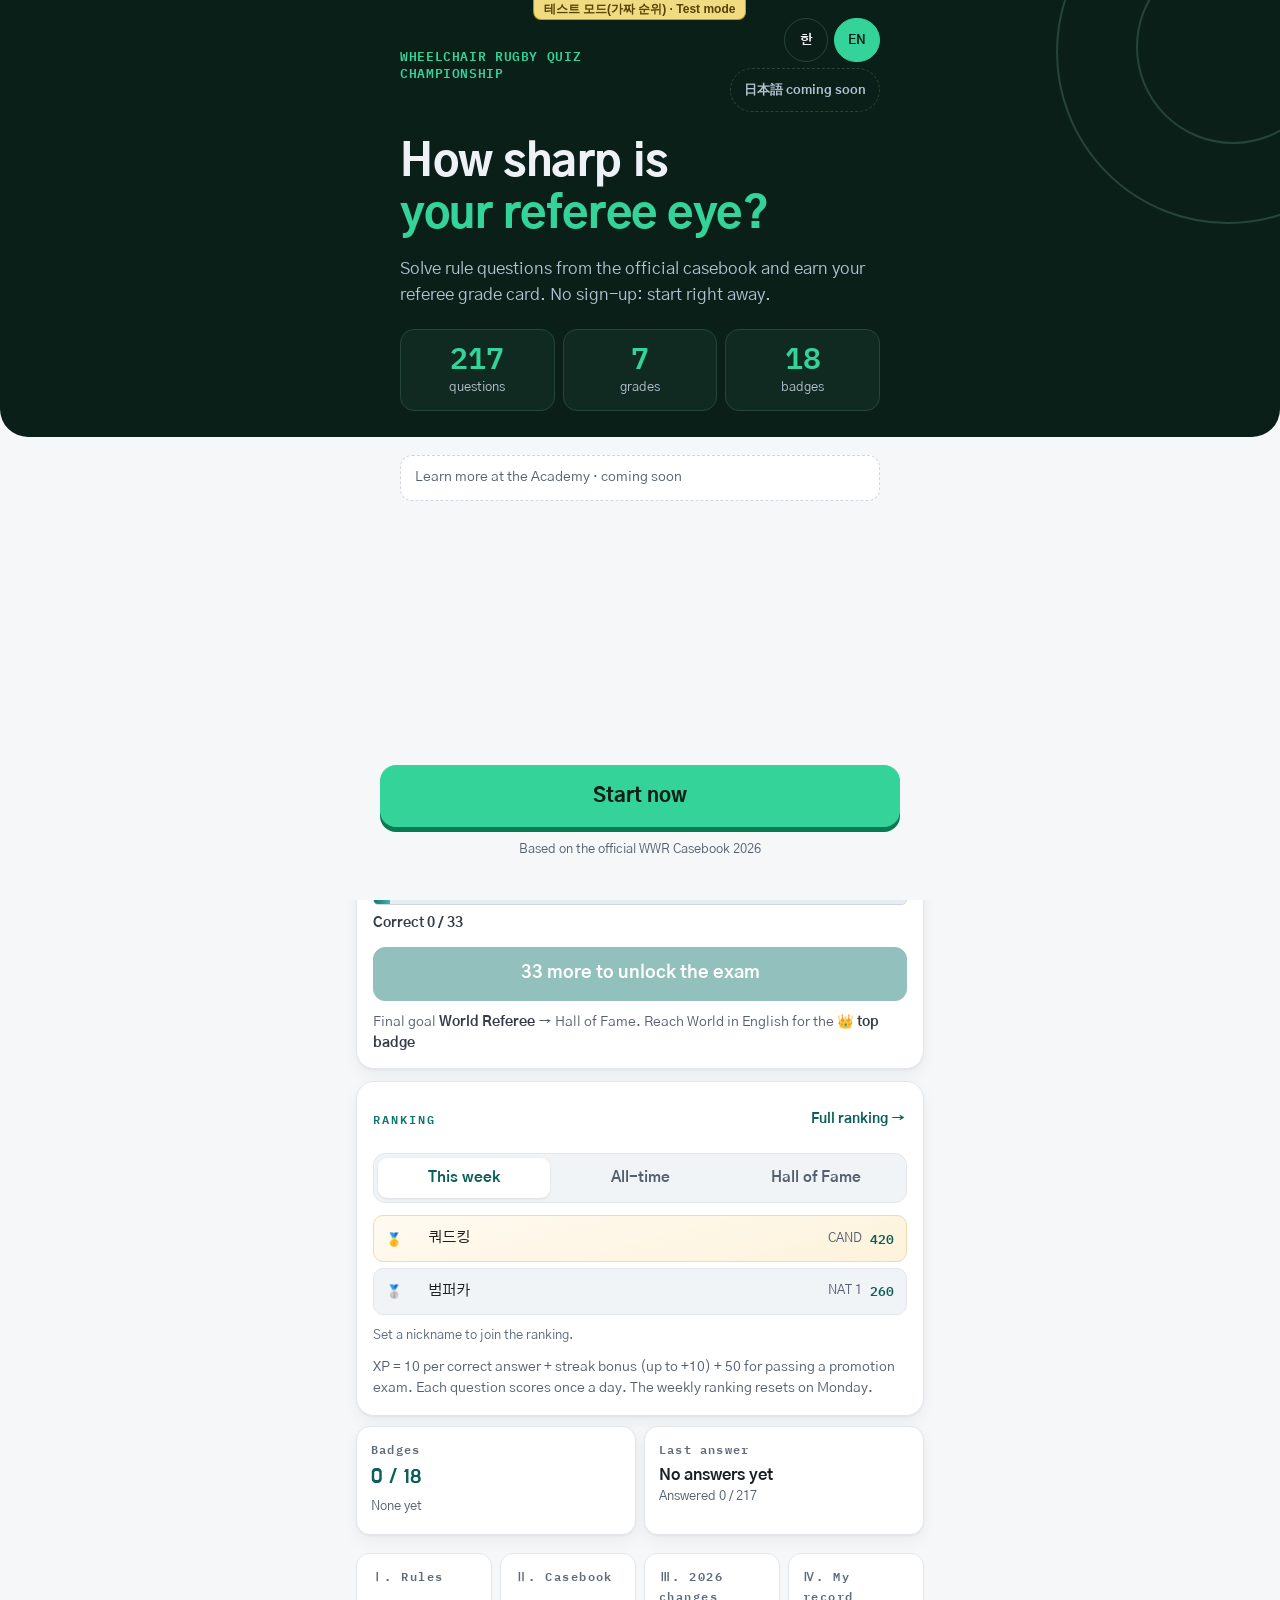
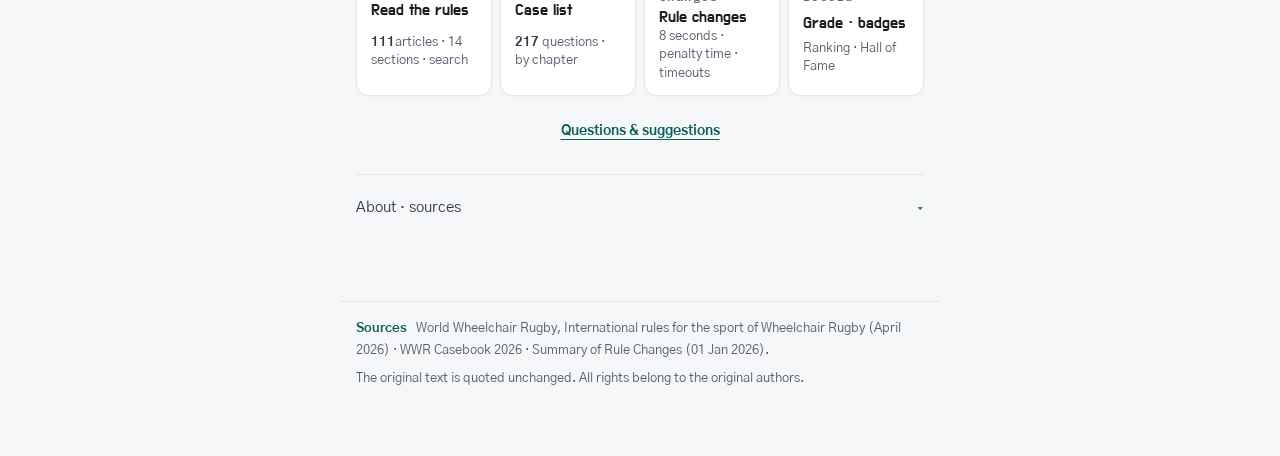
<file: academy/quiz/index.html>
<!doctype html>
<html lang="ko">
<head>
<meta charset="utf-8">
<title>휠체어럭비 퀴즈 챔피언십</title>
<meta name="viewport" content="width=device-width,initial-scale=1,viewport-fit=cover">
<meta name="theme-color" content="#f6f7f9">
<meta name="description" content="Wheelchair Rugby Quiz Championship — call the 2026 WWR casebook situations, climb the referee path, and top the weekly ranking. 휠체어럭비 판정 퀴즈.">
<meta property="og:type" content="website">
<meta property="og:title" content="휠체어럭비 퀴즈 챔피언십 · Wheelchair Rugby Quiz Championship">
<meta property="og:description" content="내 심판 실력, 몇 점일까? How sharp is your referee eye? 2026 WWR Casebook quiz">
<meta property="og:image" content="https://phins1dr.github.io/seoul-wr-squad/academy/quiz/og-quiz.png">
<meta property="og:image:width" content="1200">
<meta property="og:image:height" content="630">
<meta name="twitter:card" content="summary_large_image">
<link rel="preload" href="fonts/gothic-a1-400.woff2" as="font" type="font/woff2" crossorigin>
<link rel="stylesheet" href="fonts/fonts.css">
<link rel="stylesheet" href="style.css">
<link rel="stylesheet" href="landing.css">
<link rel="stylesheet" href="share.css">
</head>
<body>
<div id="loadError" class="load-error" hidden></div>

<!-- ================= 랜딩(소개) 덮개: 시작을 누르면 아래 앱이 그대로 보인다 ================= -->
<div id="landing" class="landing" hidden role="dialog" aria-modal="true" aria-labelledby="lpTitle">
  <div class="lp-hero"><div class="lp-hero-in">
    <div class="lp-top">
      <span class="lp-logo" id="lpLogo">휠체어럭비 퀴즈 챔피언십</span>
      <div class="lp-lang" role="group" aria-label="Language">
        <button type="button" id="lpLang-ko" aria-pressed="true">한</button>
        <button type="button" id="lpLang-en" aria-pressed="false">EN</button>
        <span id="lpJp" aria-disabled="true">日本語 準備中</span>
        <button type="button" id="lpClose" class="lp-close" hidden aria-label="닫기">×</button>
      </div>
    </div>
    <div class="lp-main">
      <h1 class="lp-title" id="lpTitle">내 심판 실력,<br><em>몇 점일까?</em></h1>
      <p class="lp-sub" id="lpSub"></p>
      <div class="lp-facts">
        <div><b id="lpQ">–</b><span id="lpQL">문항</span></div>
        <div><b id="lpG">–</b><span id="lpGL">등급</span></div>
        <div><b id="lpB">–</b><span id="lpBL">배지</span></div>
      </div>
    </div>
  </div></div>
  <div class="lp-wrap">
    <details class="lp-aca"><summary id="lpAcaS">아카데미에서 더 배우기 · 준비 중</summary><p id="lpAcaB"></p></details>
  </div>
  <div class="lp-cta"><div class="lp-cta-in">
    <button class="lp-start" id="lpStart" type="button">지금 시작하기</button>
    <p class="lp-src" id="lpSrc">2026 WWR 공식 케이스북 기준</p>
    <!-- 시작을 누른 뒤 나오는 닉네임 단계 (건너뛰기 가능) -->
    <div class="lp-nick" id="lpNickStep" hidden>
      <label class="lp-nick-l" for="lpNick"><span id="lpNickL">닉네임</span><span class="lp-chip" id="lpNickChip">선택</span></label>
      <input class="lp-nick-i" id="lpNick" type="text" maxlength="14" autocomplete="off" placeholder="예: 서울 감독">
      <p class="lp-nick-h" id="lpNickH" role="status"></p>
      <p class="lp-nick-s" id="lpNickS">건너뛰면 순위에는 오르지 않아요</p>
      <button class="lp-start" id="lpNickGo" type="button">시작하기</button>
      <button class="lp-skip" id="lpNickSkip" type="button">건너뛰고 시작</button>
    </div>
  </div></div>
</div>

<main id="app">

  <!-- ================= 홈 (게임 우선) ================= -->
  <section class="view" id="view-home">
    <header class="home-head">
      <div class="home-top">
        <h1 class="home-title-sm">휠체어럭비 <span>퀴즈 챔피언십</span> <b>2026 WWR</b></h1>
        <div class="lang-switch" role="group" aria-label="Language"><button type="button" data-lang="ko">한</button><button type="button" data-lang="en">EN</button></div>
      </div>
      <button class="hello" id="helloBar" type="button" aria-label="내 기록 보기">
        <span class="hello-art" id="helloArt"></span>
        <span class="hello-txt">
          <b class="hello-name" id="helloName">처음 오셨네요 👋</b>
          <span class="hello-meta" id="helloMeta">기록심 · 0점</span>
        </span>
        <span class="hello-rank" id="helloRank" hidden><small>이번 주</small><b>—</b></span>
      </button>
      <div class="nick-row hello-join" id="homeNickRow">
        <input id="homeNick" class="rank-input" type="text" maxlength="14" placeholder="닉네임 (예: 서울 감독)" autocomplete="off" aria-label="닉네임">
        <button class="btn primary" id="homeNickSave" type="button">랭킹 참가</button>
      </div>
    </header>

    <!-- 게임: 첫 화면의 주인공 -->
    <section class="game-card">
      <p class="game-kicker">TODAY'S CHALLENGE</p>
      <p class="game-state" id="homeDailyState">오늘의 10문제</p>
      <button class="btn primary big" id="btnDaily" type="button">오늘의 10문제 도전</button>
      <p class="mode-desc">하루 동안 고정된 10문제입니다. 누구나 같은 문제를 풀고, 풀면 연속 도전일수에 반영됩니다.</p>
      <p class="game-note" id="dailyNote"></p>
      <div class="game-sub">
        <button class="btn" id="btnRandom" type="button">전체 랜덤 10문제</button>
        <button class="btn ghost" id="btnResume" type="button" hidden>이어풀기</button>
      </div>
      <p class="mode-desc">풀 때마다 새로 섞입니다. 연속 도전일수에는 반영되지 않지만, 맞힌 문항은 등급과 경험치에 똑같이 쌓입니다.</p>
    </section>

    <button class="text-link intro-link" id="btnIntro" type="button">ⓘ 설명 다시 보기</button>

    <!-- 심판 사다리 -->
    <section class="home-rank ladder-card">
      <div class="home-rank-head">
        <p class="game-kicker">REFEREE PATH</p>
        <button class="text-link" id="btnHomeLadder" type="button">사다리 전체 →</button>
      </div>
      <p class="rank-level" id="homeLadTitle">기록심</p>
      <p class="lad-tier" id="homeLadTier"></p>
      <ol class="lad-steps" id="homeLadSteps" aria-label="심판 등급 단계"></ol>
      <p class="rank-next" id="homeLadNext"></p>
      <div class="level-bar"><span id="homeLadBar"></span></div>
      <p class="lad-count" id="homeLadCount"></p>
      <button class="btn primary big" id="homeBtnExam" type="button">승급 시험 보기</button>
      <p class="lad-goal">최종 목표 <b>WWR 월드 레퍼리</b> → 명예의 전당. 영어로 월드까지 가면 <b>👑 최고 배지</b></p>
    </section>

    <!-- 공유 랭킹 -->
    <section class="home-rank" id="homeRankCard">
      <div class="home-rank-head">
        <p class="game-kicker">RANKING</p>
        <button class="text-link" id="btnHomeRank" type="button">전체 순위 →</button>
      </div>
      <div class="rank-tabs" id="homeRankTabs" role="tablist">
        <button type="button" role="tab" data-tab="week">이번 주</button>
        <button type="button" role="tab" data-tab="all">역대</button>
        <button type="button" role="tab" data-tab="hall">명예의 전당</button>
      </div>
      <div class="rank-mini" id="homeRankBoard"></div>
      <p class="rank-note" id="homeRankStatus"></p>
      <p class="rank-calc">경험치 = 정답 10점 + 연속 정답 보너스(최대 +10) + 승급 시험 합격 50점. 같은 문항은 하루 한 번만 점수가 붙고, 이번 주 순위는 월요일에 새로 시작합니다.</p>
    </section>

    <!-- 배지·최근 기록 한 줄 -->
    <div class="mini-row">
      <button class="mini-card" id="btnHomeBadges" type="button">
        <span class="mini-label">배지</span>
        <span class="mini-value" id="homeBadgeCount">0 / 18</span>
        <span class="mini-sub" id="homeBadgeStrip">아직 없음</span>
      </button>
      <div class="mini-card static">
        <span class="mini-label">최근 기록</span>
        <span class="mini-value" id="homeRecent">아직 기록 없음</span>
        <span class="mini-sub" id="homeSolved">푼 문항 0 / 217</span>
      </div>
    </div>

    <!-- 보조: 찾으면 보는 메뉴 -->
    <nav class="aux-grid" aria-label="자료와 다른 메뉴">
      <button class="aux" id="entryRules" type="button">
        <span class="aux-kicker">Ⅰ. 경기규정</span>
        <span class="aux-title">규정 보기</span>
        <span class="aux-sub"><b id="ruleCount">111</b>개 조항 · 14장 · 조항 검색</span>
      </button>
      <button class="aux" id="entryQuiz" type="button">
        <span class="aux-kicker">Ⅱ. 케이스북</span>
        <span class="aux-title">케이스 목록</span>
        <span class="aux-sub"><b id="caseCount">217</b>문항<span id="sceneBit"> · 코트 장면 <b id="sceneCount">7</b></span> · 장별로 풀기</span>
      </button>
      <button class="aux" id="entryChanges" type="button">
        <span class="aux-kicker">Ⅲ. 2026 개정</span>
        <span class="aux-title">개정 사항</span>
        <span class="aux-sub">8초 · 페널티 시간 · 타임아웃</span>
      </button>
      <button class="aux" id="entryMe" type="button">
        <span class="aux-kicker">Ⅳ. 내 기록</span>
        <span class="aux-title">등급 · 배지</span>
        <span class="aux-sub">전체 순위 · 명예의 전당</span>
      </button>
    </nav>

    <a class="form-link home-ask" id="homeAsk" href="#" target="_blank" rel="noopener noreferrer">문의·제안</a>

    <!-- 찾으면 보는 자료실 -->
    <details class="archive">
      <summary>자료실 · 출처와 설명</summary>
      <div class="archive-body">
        <!-- 장면 문항 복귀 시 아래 문장을 이 원래 문장으로: 국제 경기규정 전문을 조항별로 읽고, 케이스북의 상황을 코트 위 움직이는 장면으로 보면서 판정을 맞혀보세요. -->
        <p class="archive-lead">국제 경기규정 전문을 조항별로 읽고, 케이스북의 상황을 판정해 보세요. 코트 장면 그림은 준비 중이라 해당 문항은 글로 풀 수 있습니다.</p>
        <p class="src-label">출처</p>
        <p id="metaSource"></p>
        <p class="muted" id="metaEdition"></p>
        <p class="muted">영문 원문은 World Wheelchair Rugby 2026년 4월판 규정과 케이스북을 그대로 옮겼습니다. 국문은 2021년 대한장애인럭비협회 번역을 조항 내용이 같은 부분에 재사용하고, 2026년에 바뀐 부분은 새로 번역했습니다. 권리는 원저작자에게 있습니다.</p>
      </div>
    </details>
  </section>

  <!-- ================= 규정 목록 ================= -->
  <section class="view" id="view-rules" hidden>
    <header class="bar">
      <button class="icon-btn" data-back="home" type="button" aria-label="홈으로">←</button>
      <div class="bar-title"><b>경기규정</b><small>Ⅰ. 휠체어럭비 경기규정 · 1~91쪽</small></div>
    </header>

    <div class="search-wrap">
      <input id="ruleSearch" type="search" inputmode="search" enterkeyhint="search"
             placeholder="조항 번호·키워드 (예: 29, 범퍼)" aria-label="규정 검색" autocomplete="off">
      <button id="searchClear" class="search-clear" type="button" aria-label="검색어 지우기" hidden>✕</button>
    </div>

    <div id="searchPanel" hidden>
      <p class="search-summary" id="searchSummary"></p>
      <div id="searchResults" class="result-list"></div>
    </div>

    <div id="chapterAccordion" class="accordion"></div>
    <p class="foot-note">조항 번호와 장 구성은 2026 WWR 국제 경기규정 원문 목차를 따릅니다.</p>
  </section>

  <!-- ================= 조문 ================= -->
  <section class="view" id="view-article" hidden>
    <header class="bar">
      <button class="icon-btn" data-back="rules" type="button" aria-label="규정 목록으로">←</button>
      <div class="bar-title"><b id="artNo">1조</b><small id="artChapter">1장</small></div>
      <button class="icon-btn lang-btn" id="btnLang" type="button" aria-label="원문 언어 전환">EN</button>
    </header>

    <article class="article">
      <h2 id="artTitleKo">정의</h2>
      <p class="art-title-en" id="artTitleEn">Definition</p>
      <div class="art-2026" id="art2026" hidden></div>
      <div class="art-body" id="artBodyKo"></div>
      <div class="art-body en" id="artBodyEn" hidden></div>
      <p class="art-src" id="artSrc"></p>

      <section class="related" id="artRelated" hidden>
        <h3>이 조항을 다룬 케이스</h3>
        <div id="artCaseList" class="result-list"></div>
      </section>
    </article>

    <nav class="pager">
      <button class="btn ghost" id="btnPrevArt" type="button">← 이전 조항</button>
      <button class="btn ghost" id="btnNextArt" type="button">다음 조항 →</button>
    </nav>
  </section>

  <!-- ================= 퀴즈 홈 ================= -->
  <section class="view" id="view-quizhome" hidden>
    <header class="bar">
      <button class="icon-btn" data-back="home" type="button" aria-label="홈으로">←</button>
      <div class="bar-title"><b>케이스 목록</b><small>Ⅱ. 휠체어럭비 케이스북 · 92~203쪽</small></div>
    </header>

    <p class="muted" id="homeStats"></p>
    <p class="muted" id="homeProgress"></p>

    <div class="list-actions">
      <button class="btn primary" id="btnListRandom" type="button">섞어서 랜덤 10문제</button>
    </div>

    <h2 class="sec-title">장별로 골라 풀기</h2>
    <div id="chapterList" class="chapters"></div>
    <!-- 장면 문항 복귀 시 아래 끝 문장을 이 원래 문장으로: 장면이 있는 문항은 위치·이동이 판정을 가르는 케이스입니다. -->
    <p class="foot-note">2026 케이스북의 케이스 항목을 하나씩 퀴즈로 옮겼습니다. 코트 장면 그림은 준비 중이라 해당 문항은 글로 풀 수 있습니다.</p>
  </section>

  <!-- ================= 장별 케이스 ================= -->
  <section class="view" id="view-chapter" hidden>
    <header class="bar">
      <button class="icon-btn" data-back="quizhome" type="button" aria-label="퀴즈 홈으로">←</button>
      <div class="bar-title"><b id="chapterTitle">3장 장비</b><small id="chapterSub"></small></div>
    </header>
    <div class="chapter-actions">
      <button class="btn primary" id="btnChapterAll" type="button">이 장 풀기</button>
    </div>
    <div id="caseList" class="case-list"></div>
  </section>

  <!-- ================= 문제 ================= -->
  <section class="view" id="view-quiz" hidden>
    <header class="bar quiz-bar">
      <button class="icon-btn" id="btnQuizBack" type="button" aria-label="그만두기">←</button>
      <div class="bar-progress">
        <b id="quizStep">1 / 10</b>
        <span id="quizMode"></span>
      </div>
      <button class="icon-btn lang-btn" id="btnQuizLang" type="button" aria-label="문제 언어 전환">EN</button>
      <span class="score-pill" id="quizScore">0점</span>
    </header>

    <div class="quiz-body">
      <div class="q-head">
        <span class="q-no" id="qNo">케이스 3.21.2</span>
        <span class="q-ch" id="qChapter">3장 장비</span>
      </div>

      <div id="sceneBox" class="scene-card">
        <div id="sceneWrap" class="scene-wrap"><canvas id="sceneCanvas"></canvas></div>
        <button class="replay" id="sceneReplay" type="button" aria-label="장면 다시 재생">↻ 다시</button>
      </div>
      <div id="textOnlyBox" class="text-only" hidden>
        <span class="text-only-label">글 문제</span>
        <span>선수 위치가 아니라 규정·절차가 핵심인 케이스입니다.</span>
      </div>

      <h2 class="q-text" id="qText"></h2>
      <div class="choices" id="choices"></div>
      <div id="feedback" class="feedback" hidden></div>
    </div>

    <div class="quiz-foot" id="quizFoot">
      <button class="btn primary big" id="btnCheck" type="button" disabled>정답 확인</button>
      <button class="btn primary big" id="btnNext" type="button" hidden>다음 문제</button>
    </div>
    <div id="origBox" class="orig-box" hidden></div>
  </section>

  <!-- ================= 결과 ================= -->
  <section class="view" id="view-result" hidden>
    <div class="result-hero">
      <p class="eyebrow">RESULT</p>
      <div class="score-ring"><b id="resScore">0 / 0</b><span id="resPct">0%</span></div>
      <p id="resMsg"></p>
      <p class="res-xp" id="resXp"></p>
    </div>
    <div id="resExam" class="res-exam" hidden></div>
    <div class="result-actions">
      <button class="btn primary" id="btnAgain" type="button">한 판 더 (랜덤 10문제)</button>
      <button class="btn" id="btnWrongAgain" type="button" hidden>틀린 문제만 다시 풀기</button>
      <button class="btn ghost" id="btnHome" type="button">홈으로</button>
    </div>
    <h2 class="sec-title">틀린 문제</h2>
    <div id="resWrong" class="result-list"></div>
  </section>

  <!-- ================= 2026 개정 사항 ================= -->
  <section class="view" id="view-changes" hidden>
    <header class="bar">
      <button class="icon-btn" data-back="home" type="button" aria-label="홈으로">←</button>
      <div class="bar-title"><b>2026 개정 사항</b><small>WWR Summary of Rule Changes · 2026-01-01</small></div>
    </header>
    <div id="changesBody" class="changes-body"></div>
  </section>

  <!-- ================= 내 기록 / 배지 / 랭킹 ================= -->
  <section class="view" id="view-me" hidden>
    <header class="bar">
      <button class="icon-btn" data-back="home" type="button" aria-label="홈으로">←</button>
      <div class="bar-title"><b>내 기록</b><small>심판 등급 · 배지 · 공유 랭킹</small></div>
    </header>

    <div class="me-card">
      <p class="me-label">현재 등급</p>
      <p class="me-level" id="meLadTitle">기록심</p>
      <p class="lad-tier" id="meLadTier"></p>
      <ol class="lad-steps" id="meLadSteps" aria-label="심판 등급 단계"></ol>
      <p class="muted" id="meLadNext"></p>
      <div class="level-bar"><span id="meLadBar"></span></div>
      <p class="lad-count" id="meLadCount"></p>
      <button class="btn primary big" id="meBtnExam" type="button">승급 시험 보기</button>
      <div class="track-row" id="meTrack" hidden>
        <span class="rank-label">국제 시험 언어</span>
        <button class="btn ghost sm" type="button" data-track="ko">한국어</button>
        <button class="btn ghost sm" type="button" data-track="en">English</button>
      </div>
      <p class="me-streak" id="meStreak"></p>
    </div>

    <h2 class="sec-title">심판 사다리</h2>
    <ol class="lad-table">
      <li><b>기록심</b><span>테이블에서 시작</span></li>
      <li><b>National 2급</b><span>맞힌 문항 15% → 시험 10문항 80점</span></li>
      <li><b>National 1급</b><span>35% → 시험 20문항 80점</span></li>
      <li class="intl"><b>WWR 교육생</b><span>도전! 국제심판 · 50% → 필기 20문항 80점</span></li>
      <li class="intl"><b>WWR 비기너</b><span>65% → 20문항 85점</span></li>
      <li class="intl"><b>WWR 존 레퍼리</b><span>80% → 30문항 85점</span></li>
      <li class="intl"><b>WWR 월드 레퍼리</b><span>90% → 30문항, 최근 5회 중 3회 90점↑ + 평균 90점 → 명예의 전당</span></li>
    </ol>
    <p class="foot-note">실제 WWR 심판 경로(국내 급수 → Candidate → Provisional → Zone → World)를 따랐습니다. 월드 기준은 WWR 평가 규정(최근 5회 중 3회 90점 이상, 평균 90점대)을 퀴즈에 맞게 줄인 것입니다. 시험은 단계마다 하루 한 번입니다.</p>

    <h2 class="sec-title">배지 <span class="sec-count" id="badgeCount"></span></h2>
    <div id="badgeShowcase" class="showcase"></div>
    <div id="badgeGrid" class="badge-grid"></div>

    <h2 class="sec-title">공유 랭킹</h2>
    <div class="rank-box" id="rankBox">
      <p class="rank-meta">이번 주 내 경험치 <b id="meMyWeek">0</b> · 누적 <b id="meMyTotal">0</b></p>
      <div class="rank-tabs" id="meRankTabs" role="tablist">
        <button type="button" role="tab" data-tab="week">이번 주</button>
        <button type="button" role="tab" data-tab="all">역대</button>
        <button type="button" role="tab" data-tab="hall">명예의 전당</button>
      </div>
      <div id="meRankBoard" class="rank-board"></div>
      <div class="nick-row" id="meNickRow">
        <input id="meNick" class="rank-input" type="text" maxlength="14" placeholder="닉네임 (예: 서울 감독)" autocomplete="off" aria-label="닉네임">
        <button class="btn" id="meNickSave" type="button">저장</button>
      </div>
      <p class="rank-note" id="meRankStatus"></p>
    </div>

    <h2 class="sec-title">저장 데이터</h2>
    <p class="muted">푼 문제, 등급, 경험치, 배지는 이 브라우저에 저장됩니다. 공유 순위에는 닉네임·경험치·등급만 올라갑니다.</p>
    <button class="btn ghost danger" id="btnReset" type="button">내 기록 모두 지우기</button>
  </section>

  <div id="popup" class="popup" hidden>
    <div class="popup-card">
      <div class="popup-art" id="popupArt" hidden></div>
      <p class="popup-kicker" id="popupKicker">LEVEL UP</p>
      <p class="popup-title" id="popupTitle"></p>
      <p class="popup-text" id="popupText"></p>
      <div class="popup-actions" id="popupActions"></div>
    </div>
  </div>

  <footer class="site-foot">
    <p class="foot-src"><b>출처</b> World Wheelchair Rugby, International rules for the sport of Wheelchair Rugby (April 2026) · WWR Casebook 2026 · Summary of Rule Changes (01 Jan 2026). 국문 번역은 2021년 대한장애인럭비협회 번역본을 일부 재사용하고 2026년 변경분을 새로 번역했습니다.</p>
    <p>원문을 변형 없이 인용 형태로 수록했습니다. 규정 본문과 번역의 권리는 원저작자에게 있습니다.</p>
  </footer>

</main>

<script src="../../engine/pixi.min.js"></script>
<script src="../../engine/rugby-chairs.js"></script>
<script src="../../engine/rugby-court.js"></script>
<script src="scene.js"></script>
<script src="badge-art.js"></script>
<script src="i18n.js"></script>
<script src="firebase-config.js"></script>
<script src="rank-online.js"></script>
<script src="nickfilter.js"></script>
<script src="app.js"></script>
<script src="landing.js"></script>
<script src="share.js"></script>
</body>
</html>
</file>
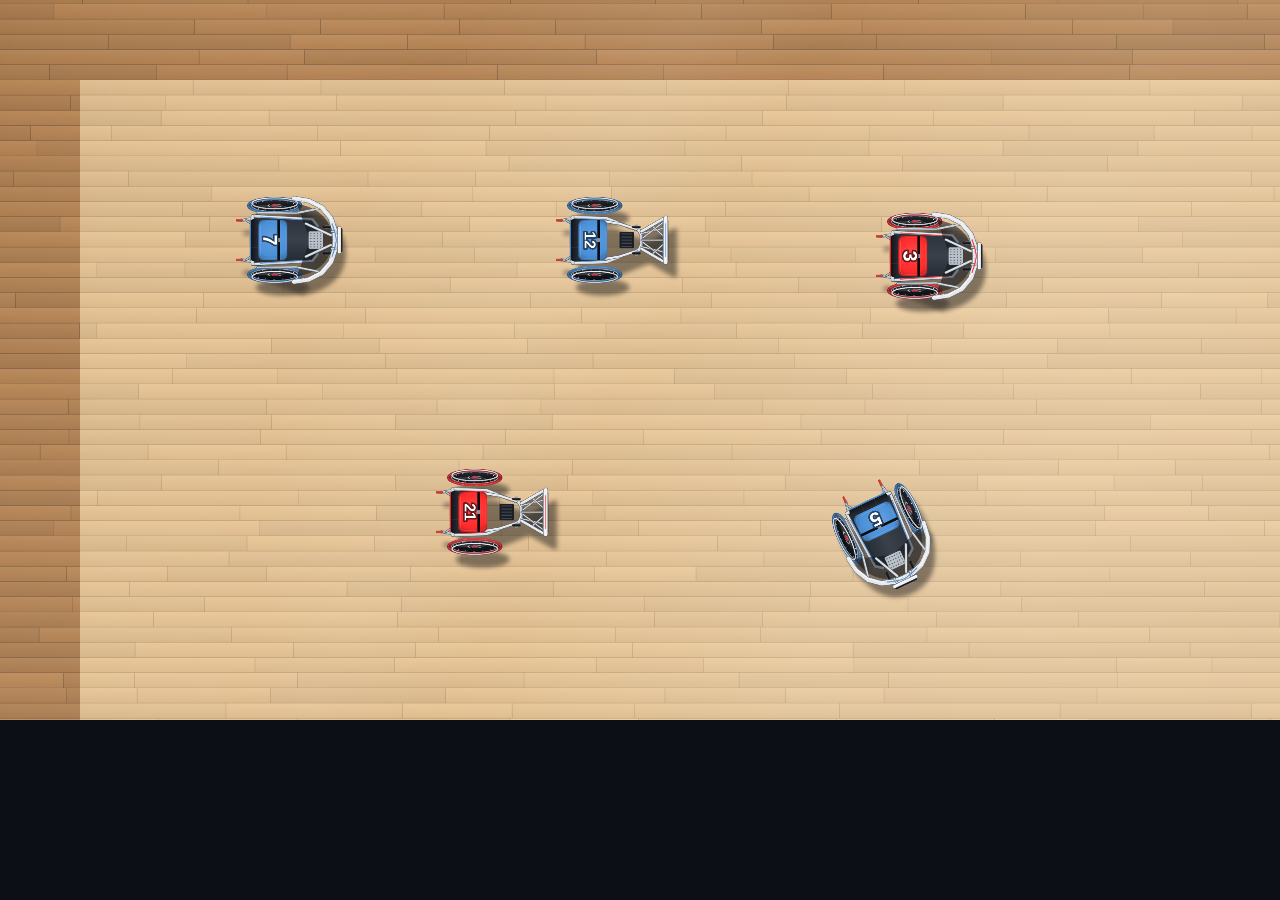
<file: engine/chairs-preview.html>
<!doctype html><meta charset="utf-8"><title>휠체어 그림 미리보기</title>
<style>body{margin:0;background:#0c1016;color:#e5e7eb;font:14px "Gothic A1",sans-serif}canvas{display:block;width:100%}</style>
<canvas id="cv"></canvas>
<script src="rugby-chairs.js"></script>
<script>
const cv=document.getElementById('cv'),g=cv.getContext('2d');
const Q=new URLSearchParams(location.search),Z=+(Q.get("z")||1),CX=+(Q.get("x")||7),CY=+(Q.get("y")||3.5),X0=CX-8/Z,Y0=CY-4.5/Z,X1=CX+8/Z,Y1=CY+4.5/Z;
const ps=[{t:'A',c:'#4a90d9',n:7,x:2.5,y:2},{t:'D',c:'#4a90d9',n:12,x:6.5,y:2},{t:'A',c:'#ff2a2a',n:3,x:10.5,y:2.2},{t:'D',c:'#ff2a2a',n:21,x:5,y:5.4},{t:'A',c:'#4a90d9',n:5,x:10,y:5.6,spin:1}];
let t=0,last=performance.now();
function fr(now){const dt=(now-last)/1000;last=now;t+=dt;
 const w=cv.clientWidth,DPR=devicePixelRatio||1,S=w*DPR/(X1-X0);cv.width=w*DPR;cv.height=(Y1-Y0)*S;
 g.setTransform(S,0,0,S,-X0*S,-Y0*S);
 const F=RugbyChairs.floor({x0:X0,y0:Y0,x1:X1,y1:Y1,px:S});g.drawImage(F.canvas,F.x0,F.y0,F.w,F.h);
 for(const p of ps){const L=RugbyChairs.look({type:p.t,color:p.c,num:p.n});const a=p.spin?t*0.8:0;RugbyChairs.draw(g,L,p.x,p.y,a,t*1.5);}
 requestAnimationFrame(fr);}
requestAnimationFrame(fr);
</script>
</file>
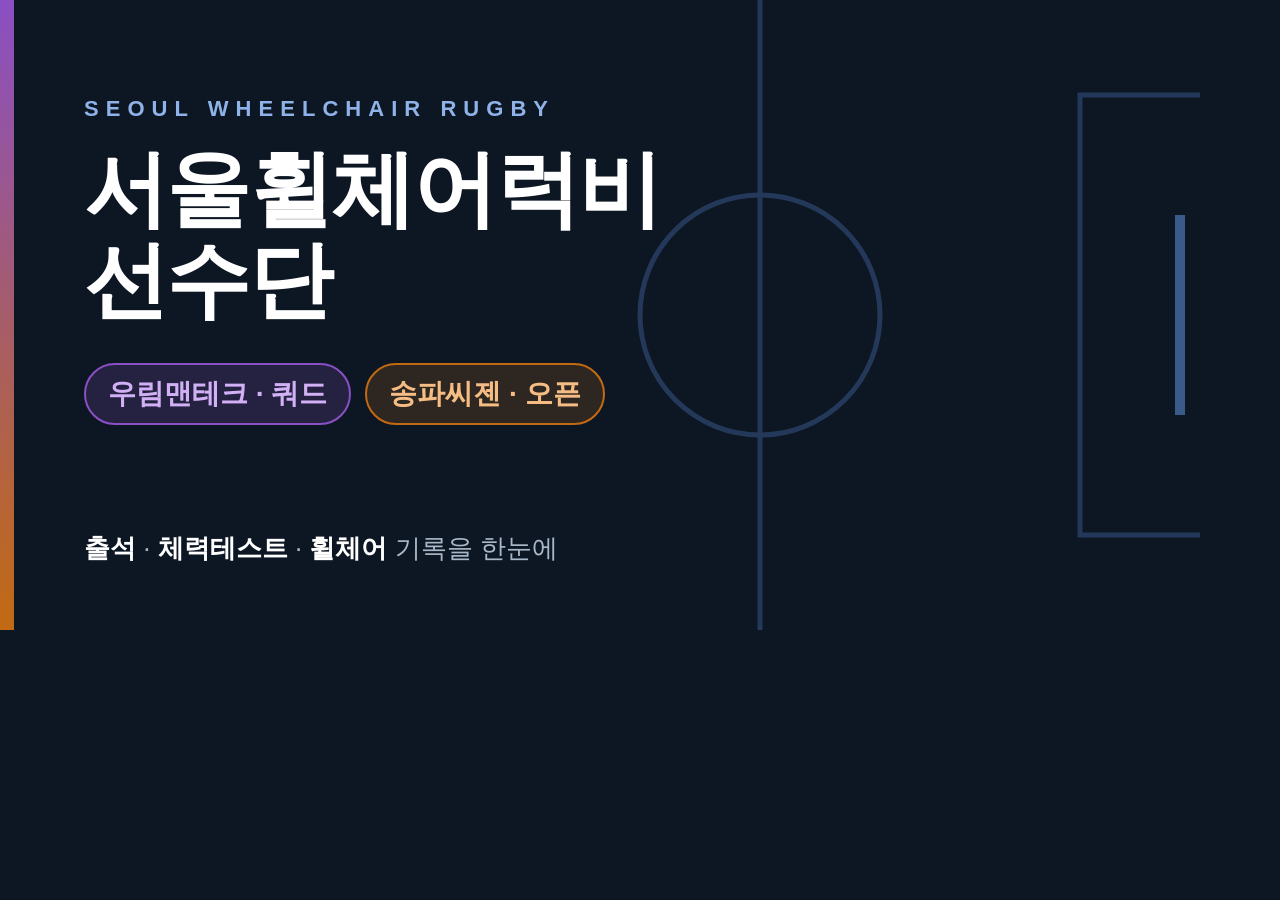
<file: og/og.html>
<!doctype html><html><head><meta charset="utf-8"><style>
*{margin:0;box-sizing:border-box}
body{width:1200px;height:630px;overflow:hidden;font-family:"Noto Sans CJK KR",sans-serif;background:#0d1724;color:#fff;position:relative}
.court{position:absolute;inset:0}
.wrap{position:absolute;left:84px;top:96px;right:420px}
.eyebrow{font-size:22px;letter-spacing:.32em;color:#8fb3e8;font-weight:700}
h1{font-size:84px;font-weight:900;line-height:1.08;margin-top:22px;letter-spacing:-.02em}
.chips{display:flex;gap:14px;margin-top:38px}
.chip{font-size:28px;font-weight:700;padding:10px 22px;border-radius:999px;border:2px solid}
.q{color:#d2b0f5;border-color:#8a4fc4;background:rgba(138,79,196,.18)}
.o{color:#f5bd84;border-color:#c26a12;background:rgba(194,106,18,.18)}
.foot{position:absolute;left:84px;bottom:64px;font-size:26px;color:#a9b8c9;font-weight:500}
.foot b{color:#fff}
.bar{position:absolute;left:0;top:0;bottom:0;width:14px;background:linear-gradient(#8a4fc4,#c26a12)}
</style></head><body>
<svg class="court" viewBox="0 0 1200 630" width="1200" height="630">
  <g fill="none" stroke="#24395a" stroke-width="5">
    <line x1="760" y1="-10" x2="760" y2="640"/>
    <circle cx="760" cy="315" r="120"/>
    <path d="M1210 95 H1080 V535 H1210"/>
    <line x1="1180" y1="215" x2="1180" y2="415" stroke="#3a5a8a" stroke-width="10"/>
  </g>
  
</svg>
<div class="bar"></div>
<div class="wrap">
  <div class="eyebrow">SEOUL WHEELCHAIR RUGBY</div>
  <h1>서울휠체어럭비<br>선수단</h1>
  <div class="chips"><span class="chip q">우림맨테크 · 쿼드</span><span class="chip o">송파씨젠 · 오픈</span></div>
</div>
<div class="foot"><b>출석</b> · <b>체력테스트</b> · <b>휠체어</b> 기록을 한눈에</div>
</body></html>
</file>
<file: academy/quiz/fonts/fonts.css>
/* 사이트에 직접 넣은 글꼴 (외부 서버 요청 없음). 모두 SIL Open Font License 1.1 — 같은 폴더의 OFL-*.txt 참고.
   Gothic A1·Do Hyeon: Google Fonts 공식 저장소(github.com/google/fonts, ofl/)의 원본 TTF에서 이 앱이 쓰는 글자만 골라 woff2로 줄인 것.
   IBM Plex Mono: Google Fonts 공식 서버(fonts.gstatic.com)가 배포하는 라틴 woff2를 그대로 보관(원본 가공 없음, 예약 글꼴 이름 "Plex" 때문). */
@font-face{font-family:"Gothic A1";font-style:normal;font-weight:400;font-display:swap;src:url(gothic-a1-400.woff2) format("woff2")}
@font-face{font-family:"Gothic A1";font-style:normal;font-weight:500;font-display:swap;src:url(gothic-a1-500.woff2) format("woff2")}
@font-face{font-family:"Gothic A1";font-style:normal;font-weight:700;font-display:swap;src:url(gothic-a1-700.woff2) format("woff2")}
@font-face{font-family:"Gothic A1";font-style:normal;font-weight:800;font-display:swap;src:url(gothic-a1-800.woff2) format("woff2")}
@font-face{font-family:"Do Hyeon";font-style:normal;font-weight:400;font-display:swap;src:url(do-hyeon-400.woff2) format("woff2")}
@font-face{font-family:"IBM Plex Mono";font-style:normal;font-weight:500;font-display:swap;src:url(ibm-plex-mono-500.woff2) format("woff2")}
@font-face{font-family:"IBM Plex Mono";font-style:normal;font-weight:600;font-display:swap;src:url(ibm-plex-mono-600.woff2) format("woff2")}
</file>
<file: academy/quiz/style.css>
/* 휠체어럭비 규정 & 케이스북
   기본은 밝은 종이(오프화이트) 화면, 게임 첫 화면·코트 장면만 짙은 네이비.
   액센트는 청록 계열 하나로 통일한다. */
:root{
  color-scheme: light;
  --paper:#f6f7f9; --card:#ffffff; --card2:#f1f4f7; --card3:#e9edf2;
  --line:#e3e7ed; --line2:#cfd6e0;
  --ink:#1b1f24; --ink2:#333c48; --muted:#55606f; --faint:#5f6b7a;
  --accent:#0f766e; --accent-deep:#0b5f58; --accent-bright:#34d399; --gold:#f5c84b; --gold-deep:#8a6100; --accent-soft:#e8f4f2;
  --mint-shadow:#0a7a52; --hero:#0b1f19; --hero2:#102a22; --hero-line:#26453a;
  --hero-ink:#eef2f7; --hero-muted:#b3c1d0;
  --ok:#0f7a4d; --ok-bg:#e8f6ee; --ok-line:#bfe3ce;
  --bad:#b3261e; --bad-bg:#fdecea; --bad-line:#f0c3be;
  --flag:#8a6100; --flag-bg:#fdf6e3; --flag-line:#eedcb0;
  --f-display:"Do Hyeon","Gothic A1","Apple SD Gothic Neo",sans-serif;
  --f-body:"Gothic A1","Apple SD Gothic Neo","Malgun Gothic",-apple-system,BlinkMacSystemFont,sans-serif;
  --f-mono:"IBM Plex Mono",ui-monospace,Menlo,monospace;
  --shadow:0 1px 2px rgba(16,21,28,.05), 0 6px 16px rgba(16,21,28,.05);
}
*{box-sizing:border-box}
[hidden]{display:none!important}
html,body{margin:0;padding:0;background:var(--paper);color:var(--ink);font-family:var(--f-body);font-size:17px;
  line-height:1.7;-webkit-text-size-adjust:100%;text-size-adjust:100%;
  -webkit-tap-highlight-color:transparent}
button{font:inherit;color:inherit;background:none;border:0;cursor:pointer}
a{color:var(--accent-deep)}
html{overflow-x:visible}
body{overflow-x:clip} /* hidden 이면 위쪽 띠(sticky)가 안 따라옴 → clip */
#app{max-width:600px;margin:0 auto;padding:0 0 env(safe-area-inset-bottom,0px)}
.view{padding:0 16px 40px;animation:fade .18s ease}
@keyframes fade{from{opacity:.4}to{opacity:1}}

/* ---------- 공통 ---------- */
.eyebrow{font:600 12px/1 var(--f-mono);letter-spacing:.22em;color:var(--accent);margin:0 0 10px}
.muted{color:var(--muted);font-size:15.5px;line-height:1.65;margin:6px 0;overflow-wrap:anywhere}
.sec-title{font:400 20px/1.3 var(--f-display);margin:28px 0 10px;letter-spacing:.01em;color:var(--ink)}
.foot-note{color:var(--muted);font-size:14px;line-height:1.65;margin:22px 0 0;padding-top:14px;border-top:1px solid var(--line)}
.btn{display:inline-flex;align-items:center;justify-content:center;gap:6px;min-height:50px;padding:0 18px;
  border:1.5px solid var(--line2);border-radius:12px;background:var(--card);color:var(--ink);
  font-weight:700;font-size:16.5px;text-align:center;box-shadow:0 1px 2px rgba(16,21,28,.04)}
.btn:active{transform:scale(.985)}
.btn.primary{background:var(--accent);border-color:var(--accent);color:#fff;box-shadow:0 2px 8px rgba(15,118,110,.22)}
.btn.ghost{background:transparent;box-shadow:none;font-size:15.5px}
.btn.big{width:100%;min-height:54px;font-size:18px}
.btn:disabled{opacity:.45}
.btn:focus-visible,.aux:focus-visible,.mini-card:focus-visible,.text-link:focus-visible,
.choice:focus-visible,.icon-btn:focus-visible,.case-row:focus-visible,.wrong-row:focus-visible,
.art-link:focus-visible,.chap:focus-visible,.replay:focus-visible,
.archive summary:focus-visible{outline:3px solid var(--accent);outline-offset:2px}
.icon-btn{width:44px;height:44px;border-radius:12px;background:var(--card);border:1px solid var(--line2);
  font-size:20px;line-height:1;display:flex;align-items:center;justify-content:center;flex:0 0 auto;color:var(--ink2)}
.lang-btn{font:600 13px var(--f-mono);color:var(--accent-deep)}

/* ---------- 홈: 게임 우선 ---------- */
.home-head{padding:calc(12px + env(safe-area-inset-top,0px)) 0 10px}
.home-head .eyebrow{margin:0 0 6px;font-size:11px;letter-spacing:.18em}
.home-title{margin:0;font:400 clamp(21px,6vw,27px)/1.2 var(--f-display);letter-spacing:-.01em;color:var(--ink)}
.home-title span{color:var(--accent)}
.home-head .edition-badge{margin-top:8px;padding:3px 10px;font-size:12.5px;gap:6px}
.home-head .edition-badge b{font-size:11px;padding:1px 5px}

/* 게임 카드 — 색톤 C: 짙은 면은 위쪽 띠뿐, 몸통의 카드는 흰색 */
.game-card{margin:6px 0 0;padding:16px 16px 15px;border-radius:20px;color:var(--ink);
  background:var(--card);border:1px solid var(--line);box-shadow:var(--shadow)}
.game-kicker{margin:0;font:600 11.5px var(--f-mono);letter-spacing:.16em;color:var(--accent)}
.game-state{margin:7px 0 13px;font:400 19px/1.32 var(--f-display);color:var(--ink)}
.game-card .btn.primary.big{min-height:58px;font-size:19px}
.game-note{margin:10px 0 0;font-size:14.5px;line-height:1.55;color:var(--muted)}
/* 모드 설명 — 버튼 바로 아래 작은 보조 줄. 접지 않고 늘 보이되 본문보다 조용하게. */
.mode-desc{margin:9px 0 0;font-size:13.5px;line-height:1.58;color:var(--muted);
  word-break:keep-all;overflow-wrap:anywhere;letter-spacing:-.005em}
.game-sub + .mode-desc{margin-top:10px}
.game-sub{display:flex;flex-wrap:wrap;gap:8px;margin-top:13px}
.game-sub .btn{flex:1 1 44%;min-height:50px;font-size:15.5px;padding:0 12px;
  background:var(--card2);border-color:var(--line2);color:var(--ink);box-shadow:none}
.game-sub .btn.ghost{background:transparent;border-color:var(--line2)}
.game-sub .btn:active{background:var(--card3)}

/* 랭킹 카드 */
.home-rank{margin-top:12px;padding:15px 16px;border-radius:18px;background:var(--card);
  border:1px solid var(--line);box-shadow:var(--shadow)}
.home-rank-head{display:flex;align-items:center;justify-content:space-between;gap:10px}
.home-rank-head .game-kicker{color:var(--accent)}
.text-link{display:inline-flex;align-items:center;min-height:44px;padding:0 2px;font-size:14px;
  font-weight:700;color:var(--accent-deep);white-space:nowrap}
.rank-level{margin:8px 0 8px;font:400 24px/1.2 var(--f-display);color:var(--accent-deep)}
.rank-next{margin:8px 0 0;font-size:14.5px;line-height:1.5;color:var(--muted)}
.rank-meta{margin:8px 0 0;font-size:14.5px;line-height:1.5;color:var(--ink2)}
.rank-meta b{font:600 15px var(--f-mono);color:var(--accent-deep)}
.rank-mini{display:grid;gap:6px;margin-top:12px}
.rank-mini .empty.sm{margin:0;padding:10px 12px;border-radius:10px;background:var(--card2);border:1px dashed var(--line2)}
.rank-mini-actions{display:flex;flex-wrap:wrap;gap:8px;margin-top:12px}
.rank-mini-actions .btn{flex:1 1 auto}
.rank-note{margin:11px 0 0;font-size:13px;line-height:1.55;color:var(--faint)}
.rank-note b{color:var(--ink2)}
/* 랭킹 산정 기준 한 줄 */
.rank-calc{margin:11px 0 0;font-size:13.5px;line-height:1.6;color:var(--muted);
  word-break:keep-all;overflow-wrap:anywhere}
.rank-calc b{color:var(--ink2);font-weight:700}
.rank-calc + .rank-note{margin-top:6px}
.rank-calc + .rank-mini{margin-top:9px}

/* 배지·최근 기록 한 줄 */
.mini-row{display:grid;grid-template-columns:1fr 1fr;gap:8px;margin-top:10px}
.mini-card{display:grid;gap:2px;align-content:start;text-align:left;padding:12px 14px;min-height:92px;
  border-radius:14px;background:var(--card);border:1px solid var(--line);box-shadow:var(--shadow)}
.mini-card.static{cursor:default}
.mini-label{font:600 11.5px var(--f-mono);letter-spacing:.1em;color:var(--faint)}
.mini-value{margin-top:3px;font:700 16px/1.4 var(--f-body);color:var(--ink);overflow-wrap:anywhere}
#homeBadgeCount{font:400 21px/1.25 var(--f-display);color:var(--accent-deep)}
.mini-sub{font-size:12.5px;line-height:1.45;color:var(--muted);overflow-wrap:anywhere}

/* 보조 메뉴 — 찾으면 보는 것 */
.aux-grid{display:grid;grid-template-columns:1fr 1fr;gap:8px;margin-top:18px}
.aux{display:grid;gap:1px;text-align:left;padding:12px 14px;min-height:68px;border-radius:13px;
  background:var(--card);border:1px solid var(--line);box-shadow:0 1px 2px rgba(16,21,28,.03)}
.aux:active{background:var(--card2)}
.aux-kicker{font:600 11px var(--f-mono);letter-spacing:.12em;color:var(--faint)}
.aux-title{font:400 17px/1.25 var(--f-display);color:var(--ink)}
.aux-sub{font-size:12.5px;line-height:1.45;color:var(--muted)}
.aux-sub b{color:var(--ink2)}

/* 자료실 (접힌 details) */
.archive{margin:20px 0 0;padding-top:12px;border-top:1px solid var(--line)}
.archive summary{display:flex;align-items:center;gap:8px;min-height:44px;font-size:14.5px;
  color:var(--ink2);cursor:pointer;list-style:none}
.archive summary::-webkit-details-marker{display:none}
.archive summary::after{content:'▾';margin-left:auto;color:var(--accent);font-size:13px}
.archive[open] summary::after{content:'▴'}
.archive-body{padding:2px 0 0}
.archive-lead{margin:6px 0 12px;font-size:15.5px;line-height:1.7;color:var(--ink2)}
.archive-body p{font-size:14px;line-height:1.65;color:var(--muted);margin:6px 0;overflow-wrap:anywhere}
.archive-body #metaSource{font-size:14.5px;color:var(--ink2)}

/* ---------- 상단 바 ---------- */
.bar{position:sticky;top:0;z-index:20;display:flex;align-items:center;gap:10px;
  padding:calc(8px + env(safe-area-inset-top,0px)) 16px 8px;background:rgba(246,247,249,.94);
  backdrop-filter:blur(8px);border-bottom:1px solid var(--line);margin:0 -16px}
.bar-title{display:grid;min-width:0}
.bar-title b{font-size:16.5px;line-height:1.25;white-space:nowrap;overflow:hidden;text-overflow:ellipsis;color:var(--ink)}
.bar-title small{font-size:12.5px;color:var(--muted);white-space:nowrap;overflow:hidden;text-overflow:ellipsis}
.quiz-bar{justify-content:space-between}
.bar-progress{display:grid;text-align:center;line-height:1.25}
.bar-progress b{font:600 16px var(--f-mono)}
.bar-progress span{font-size:12px;color:var(--muted)}
.score-pill{font:600 15px var(--f-mono);background:var(--card2);border:1px solid var(--line2);
  border-radius:999px;padding:6px 12px;color:var(--accent-deep)}

/* ---------- 검색 ---------- */
.search-wrap{position:relative;margin:14px 0 4px}
#ruleSearch{width:100%;height:50px;padding:0 44px 0 16px;border-radius:12px;font:16.5px var(--f-body);
  background:var(--card);border:1.5px solid var(--line2);color:var(--ink)}
#ruleSearch::placeholder{color:var(--faint)}
#ruleSearch:focus{outline:none;border-color:var(--accent);box-shadow:0 0 0 3px rgba(15,118,110,.12)}
.search-clear{position:absolute;right:5px;top:3px;width:44px;height:44px;border-radius:10px;color:var(--muted);font-size:17px}
.search-summary{font-size:14.5px;color:var(--muted);margin:12px 0 6px}

/* ---------- 장 아코디언 ---------- */
.accordion{margin-top:10px;display:grid;gap:8px}
.chap{display:flex;align-items:center;gap:10px;width:100%;text-align:left;min-height:60px;
  padding:12px 16px;border-radius:13px;background:var(--card);border:1px solid var(--line);box-shadow:0 1px 2px rgba(16,21,28,.03)}
.chap-main{display:grid;min-width:0;flex:1}
.chap-title{font-weight:700;font-size:16.5px;color:var(--ink)}
.chap-en{font-size:12.5px;color:var(--muted);white-space:nowrap;overflow:hidden;text-overflow:ellipsis}
.chap-meta{font:600 14px var(--f-mono);color:var(--accent-deep);flex:0 0 auto}
.chap.todo{opacity:.6}
.chap-list{display:grid;gap:1px;margin:2px 0 8px;padding:4px 0 4px 8px;border-left:2px solid var(--line2)}
.art-link{display:flex;gap:10px;align-items:baseline;width:100%;text-align:left;min-height:48px;
  padding:8px 10px;border-radius:8px;color:var(--ink2)}
.art-link:active{background:var(--card2)}
.art-link .no{font:600 13.5px var(--f-mono);color:var(--accent);flex:0 0 42px}
.art-link .ti{flex:1;font-size:16px;line-height:1.45;overflow-wrap:anywhere}
.art-link .pg{font:500 12px var(--f-mono);color:var(--faint)}

/* ---------- 조문 (읽는 화면: 가장 밝고 편하게) ---------- */
.article{padding:18px 0 8px}
.article h2{margin:6px 0 2px;font:400 26px/1.25 var(--f-display);color:var(--ink)}
.art-title-en{margin:0 0 4px;font:500 13.5px var(--f-mono);color:var(--faint);letter-spacing:.02em}
.art-body{margin-top:14px;font-size:17px;line-height:1.9;color:#252b33;word-break:keep-all;overflow-wrap:anywhere}
.art-body p{margin:0 0 12px}
.art-body p:last-child{margin-bottom:0}
.art-body.en{font-size:16px;line-height:1.78;color:var(--ink2);border-left:2px solid var(--line2);padding-left:14px}
.art-src{margin:18px 0 0;font-size:13.5px;color:var(--muted);line-height:1.6;padding-top:12px;border-top:1px solid var(--line)}
.related{margin-top:22px;padding-top:16px;border-top:1px solid var(--line)}
.related h3{margin:0 0 8px;font-size:16px;color:var(--accent-deep)}
.pager{display:flex;gap:8px;margin-top:22px}
.pager .btn{flex:1}

/* ---------- 결과 목록 공통 ---------- */
.result-list{display:grid;gap:8px}
.case-row,.wrong-row{display:grid;grid-template-columns:1fr auto;gap:4px 10px;width:100%;text-align:left;
  padding:12px 14px;border-radius:12px;background:var(--card);border:1px solid var(--line);min-height:56px;
  box-shadow:0 1px 2px rgba(16,21,28,.03)}
.case-row .case-no{font:600 13px var(--f-mono);color:var(--accent);grid-column:1}
.case-row .case-q{grid-column:1;font-size:16px;line-height:1.5;color:var(--ink2);overflow-wrap:anywhere;
  display:-webkit-box;-webkit-line-clamp:2;-webkit-box-orient:vertical;overflow:hidden}
.case-row .case-tags{grid-column:2;grid-row:1/3;display:flex;flex-direction:column;gap:4px;align-items:flex-end;justify-content:center}
.tag{font-size:12px;font-weight:700;padding:2px 8px;border-radius:999px;white-space:nowrap}
.tag.scene{background:#e8f0fa;color:#1d4e89;border:1px solid #c2d8ee}
.tag.text{background:var(--card2);color:#4a5563;border:1px solid var(--line2)}
.tag.ok{background:var(--ok-bg);color:var(--ok);border:1px solid var(--ok-line)}
.tag.bad{background:var(--bad-bg);color:var(--bad);border:1px solid var(--bad-line)}
.case-row.ok{border-color:var(--ok-line)}
.case-row.bad{border-color:var(--bad-line)}
.wrong-row{grid-template-columns:1fr auto;align-items:center}
.wrong-row .case-no{font:600 13px var(--f-mono);color:var(--accent)}
.wrong-row .case-q{font-size:16px;line-height:1.5;color:var(--ink2);overflow-wrap:anywhere}
.wrong-row .chev{font-size:13.5px;color:var(--accent);white-space:nowrap}
.empty{color:var(--muted);font-size:15.5px}

/* ---------- 케이스 목록 ---------- */
.list-actions{display:grid;gap:8px;margin:14px 0 4px}
.chapters,.case-list{display:grid;gap:8px}
.chapter-actions{margin:14px 0 12px}

/* ---------- 문제 화면 ---------- */
.quiz-body{padding-top:12px}
.q-head{display:flex;align-items:center;gap:8px;margin-bottom:8px}
.q-no{font:600 13px var(--f-mono);color:var(--accent)}
.q-ch{font-size:13px;color:var(--muted);background:var(--card2);border:1px solid var(--line);border-radius:999px;padding:2px 9px}
/* 코트 장면은 캔버스 자체 톤(어두운 코트)을 유지한다 */
.scene-card{position:relative;background:#0c1016;border:1px solid #1c242e;border-radius:14px;overflow:hidden;
  box-shadow:0 6px 18px rgba(16,21,28,.16)}
.scene-card .replay{position:absolute;top:8px;right:8px;height:36px;min-width:56px;font-size:13px;
  background:rgba(16,21,28,.82);border-color:rgba(255,255,255,.18)}
.scene-wrap{width:100%;line-height:0;min-height:120px;background:#0c1016}
#sceneCanvas{display:block;width:100%;height:auto;touch-action:manipulation;background:#0c1016}
.replay{flex:0 0 auto;height:44px;min-width:64px;padding:0 12px;border-radius:10px;border:1px solid #33404f;
  background:#1a222c;font-size:14px;font-weight:700;color:#d3dde8}
.text-only{display:flex;gap:10px;align-items:center;padding:14px;border-radius:12px;background:var(--card2);
  border:1px dashed var(--line2);color:var(--muted);font-size:14.5px;line-height:1.5}
.text-only-label{flex:0 0 auto;font-weight:800;font-size:12.5px;color:var(--accent-deep);
  border:1px solid #b9ded7;background:var(--accent-soft);border-radius:999px;padding:2px 9px}
.q-text{margin:16px 0 12px;font-size:19px;line-height:1.62;font-weight:700;letter-spacing:-.005em;
  word-break:keep-all;overflow-wrap:anywhere;color:var(--ink)}
.choices{display:grid;gap:9px}
.choice{display:flex;align-items:center;gap:11px;width:100%;text-align:left;min-height:56px;
  padding:12px 14px;border-radius:13px;background:var(--card);border:1.5px solid var(--line2);
  font-size:16.5px;line-height:1.45;color:var(--ink);word-break:keep-all;overflow-wrap:anywhere;
  box-shadow:0 1px 2px rgba(16,21,28,.03)}
.choice .mark{flex:0 0 28px;height:28px;border-radius:8px;background:var(--card3);color:#3f4a57;
  font:700 13.5px var(--f-mono);display:flex;align-items:center;justify-content:center}
.choice .ctext{flex:1}
.choice .icon{flex:0 0 24px;text-align:center;font-size:18px;font-weight:800}
.choice.sel{border-color:var(--accent);background:var(--accent-soft)}
.choice.sel .mark{background:var(--accent);color:#fff}
.choice.locked{opacity:.95}
.choice.correct{border-color:var(--ok);background:var(--ok-bg)}
.choice.correct .mark{background:var(--ok);color:#fff}
.choice.correct .icon{color:var(--ok)}
.choice.wrong{border-color:var(--bad);background:var(--bad-bg)}
.choice.wrong .mark{background:var(--bad);color:#fff}
.choice.wrong .icon{color:var(--bad)}

.feedback{margin-top:18px}
.verdict{display:flex;align-items:center;gap:9px;flex-wrap:wrap;font-weight:800;font-size:17.5px;
  padding:12px 14px;border-radius:12px;border:1.5px solid}
.verdict.ok{color:#0a5c3a;border-color:var(--ok-line);background:var(--ok-bg)}
.verdict.bad{color:#8c1d18;border-color:var(--bad-line);background:var(--bad-bg)}
.verdict .vicon{width:26px;height:26px;border-radius:50%;display:flex;align-items:center;justify-content:center;
  font-size:15px;background:currentColor;color:#fff;flex:0 0 26px}
.verdict .vpick{flex-basis:100%;font-size:14px;font-weight:600;color:#8c1d18}
.explain{margin-top:10px;padding:14px 16px;border-radius:12px;background:#f3f8f7;border-left:4px solid var(--accent)}
.ex-head{font:600 12px var(--f-mono);letter-spacing:.14em;color:var(--accent);margin-bottom:6px}
.ex-answer{margin:0 0 8px;font-size:16.5px;line-height:1.75;color:var(--ink);word-break:keep-all;overflow-wrap:anywhere}
.ex-rule{margin:0 0 8px;font-size:15.5px;line-height:1.7;color:var(--ink2);padding-top:8px;border-top:1px dashed var(--line2);overflow-wrap:anywhere}
.ex-src{margin:0;font-size:13.5px;color:var(--muted)}
.quiz-foot{position:sticky;bottom:0;padding:10px 16px calc(12px + env(safe-area-inset-bottom,0px));
  margin:18px -16px -40px;background:linear-gradient(180deg,rgba(246,247,249,0),rgba(246,247,249,.97) 30%)}

/* ---------- 결과 ---------- */
.result-hero{padding:26px 0 6px;text-align:center}
.score-ring{display:inline-grid;gap:8px;justify-items:center;padding:18px 30px;border-radius:20px;
  background:var(--card);border:1.5px solid var(--line);box-shadow:var(--shadow)}
.score-ring b{font:600 40px/1 var(--f-mono);font-variant-numeric:tabular-nums;color:var(--ink)}
.score-ring span{font:600 15px var(--f-mono);color:var(--accent)}
#resMsg{margin:14px 0 0;font-size:16.5px;line-height:1.6;color:var(--ink2)}
.result-actions{display:grid;gap:8px;margin:20px 0 6px}

/* ---------- 오류 ---------- */
.load-error{margin:16px;padding:14px 16px;border-radius:12px;background:var(--bad-bg);
  border:1px solid var(--bad-line);color:#8c1d18;font-size:15px;line-height:1.6}

@media (min-width:520px){
  .aux-grid{grid-template-columns:repeat(4,minmax(0,1fr))}
  .aux-title{font-size:16px}
}
@media (prefers-reduced-motion:reduce){.view{animation:none}}

/* ---------- 해설 안 관련 조항 링크 ---------- */
.ex-links{display:grid;gap:2px;margin-top:10px;padding-top:8px;border-top:1px dashed var(--line2)}
.art-link.inline{min-height:44px;padding:8px 8px;margin:0 -8px;color:var(--accent-deep)}
.art-link.inline .no{flex:0 0 38px;font-size:13px}
.art-link.inline .ti{font-size:15px}

/* ---------- 사이트 하단 출처 ---------- */
.site-foot{margin-top:30px;padding:16px 16px 26px;border-top:1px solid var(--line);color:var(--muted);font-size:13px;line-height:1.7}
.site-foot p{margin:0 0 6px;overflow-wrap:anywhere}
.site-foot .foot-src b{color:var(--accent-deep);margin-right:6px}

/* ================= 2026 기준 표시 ================= */
.edition-badge{display:inline-flex;align-items:center;gap:8px;margin:10px 0 0;padding:6px 12px;border-radius:999px;
  background:var(--accent-soft);border:1px solid #b9ded7;font-size:14px;color:var(--accent-deep)}
.edition-badge b{font:600 13px var(--f-mono);letter-spacing:.06em;color:#fff;background:var(--accent);border-radius:6px;padding:2px 6px}

/* ================= 2026 개정 배지 (판본 표시용, 청록 액센트와 구분) ================= */
.art-2026{display:grid;gap:6px;margin:12px 0 4px;padding:12px 14px;border-radius:12px;
  background:var(--flag-bg);border:1px solid var(--flag-line)}
.badge-2026{display:inline-block;font:600 11.5px var(--f-mono);letter-spacing:.06em;color:#fff;background:var(--flag);
  border-radius:6px;padding:2px 7px;vertical-align:middle}
.badge-text{font-size:15px;line-height:1.6;color:#5d4300}
.mini-badge{display:inline-block;font:600 10.5px var(--f-mono);color:#fff;background:var(--flag);border-radius:5px;padding:1px 5px;margin-left:4px}

/* ================= 2026 개정 사항 화면 ================= */
.changes-head{padding:4px 0 0}
.changes-head h2{font:400 22px/1.3 var(--f-display);margin:6px 0 2px;color:var(--ink)}
.changes-head p{margin:6px 0;font-size:15.5px;line-height:1.65;color:var(--ink2)}
.src-label{font:600 12px var(--f-mono);letter-spacing:.08em;color:var(--faint);text-transform:uppercase}
.change-row{padding:14px 0;border-top:1px solid var(--line)}
.change-article{margin:0 0 8px;font-size:16px;line-height:1.55;color:var(--ink)}
.change-note{display:inline-block;margin-left:6px;font-size:13.5px;color:var(--flag)}
.pair{display:grid;gap:8px}
.pair-en,.pair-ko{margin:0;padding:10px 12px;border-radius:10px;font-size:15px;line-height:1.65}
.pair-en{background:var(--card2);border:1px solid var(--line);color:var(--ink2);font-size:14.5px}
.pair-ko{background:var(--card);border:1px solid var(--line2);color:var(--ink)}
.btn-row{display:flex;gap:8px;flex-wrap:wrap;margin-top:10px}

/* ================= 내 기록 ================= */
.me-card{margin:14px 0 0;padding:16px 18px;border-radius:16px;
  background:linear-gradient(170deg,#ffffff,#f2f7f6);border:1px solid var(--line);box-shadow:var(--shadow)}
.me-label{margin:0;font:600 12px var(--f-mono);letter-spacing:.08em;color:var(--faint)}
.me-level{margin:4px 0 12px;font:400 26px/1.2 var(--f-display);color:var(--accent-deep)}
.level-bar{height:10px;border-radius:999px;background:var(--card3);border:1px solid var(--line2);overflow:hidden}
.level-bar span{display:block;height:100%;background:linear-gradient(90deg,var(--accent),#3fb8ac);transition:width .4s ease}
.me-streak{margin:12px 0 0;font-size:15px;color:var(--ink2)}
.me-streak-note{margin:4px 0 0;font-size:13.5px;line-height:1.6;color:var(--muted);
  word-break:keep-all;overflow-wrap:anywhere}
.rank-box{display:grid;gap:10px;padding:16px;border-radius:16px;background:var(--card);
  border:1px solid var(--line);box-shadow:var(--shadow);margin-top:10px}
.rank-box .muted{margin:0;font-size:14.5px;line-height:1.65}
.rank-label{font:600 12px var(--f-mono);letter-spacing:.06em;color:var(--faint);margin-top:4px}
.rank-input,.rank-code{width:100%;padding:12px 14px;border-radius:10px;background:var(--card2);border:1px solid var(--line2);
  color:var(--ink);font-size:15px;min-height:44px}
.rank-input:focus,.rank-code:focus{outline:none;border-color:var(--accent);box-shadow:0 0 0 3px rgba(15,118,110,.12)}
.rank-code{font:500 13px/1.5 var(--f-mono);min-height:64px;resize:vertical;overflow-wrap:anywhere}
.rank-actions{display:flex;gap:8px;flex-wrap:wrap}
.rank-board{display:grid;gap:6px;margin-top:6px}
.rank-row{display:grid;grid-template-columns:26px 1fr auto auto;gap:8px;align-items:center;
  padding:10px 12px;border-radius:10px;background:var(--card2);border:1px solid var(--line);font-size:14.5px;color:var(--ink)}
.rank-no{font:600 13px var(--f-mono);color:var(--accent)}
.rank-nick{overflow-wrap:anywhere}
.rank-lv{font-size:13px;color:var(--muted)}
.rank-x{font:600 13px var(--f-mono);color:var(--accent-deep)}
.btn.danger{color:#8c1d18;border-color:var(--bad-line);background:var(--card)}
.empty{margin:0;padding:14px;color:var(--muted);font-size:14.5px;line-height:1.6}

/* ================= 팝업·축하 ================= */
.popup{position:fixed;inset:0;z-index:50;display:grid;place-items:center;padding:20px;background:rgba(16,21,28,.42)}
.popup-card{width:100%;max-width:340px;padding:22px 20px;border-radius:18px;background:var(--card);
  border:1px solid var(--line2);box-shadow:0 18px 40px rgba(16,21,28,.24);text-align:center}
.popup-kicker{margin:0;font:600 12px var(--f-mono);letter-spacing:.14em;color:var(--accent)}
.popup-title{margin:8px 0 6px;font:400 24px/1.25 var(--f-display);color:var(--ink)}
.popup-text{margin:0 0 16px;font-size:15px;line-height:1.6;color:var(--ink2)}
.orig-box{margin:52px 0 24px}
.orig-box .btn-row{margin-top:10px}
.orig{margin-top:10px;padding:12px 14px;border-radius:12px;background:var(--card2);border:1px solid var(--line)}
.orig-head{font:600 12px var(--f-mono);letter-spacing:.14em;color:var(--muted);margin-bottom:6px}
.orig-label{margin:8px 0 2px;font-size:12.5px;font-weight:700;color:var(--muted)}
.orig-label:first-of-type{margin-top:0}
.orig p{margin:0;font-size:14.5px;line-height:1.6;color:var(--ink2)}
.orig ol{margin:2px 0 0;padding-left:1.4em;font-size:14.5px;line-height:1.6;color:var(--ink2)}
.ex-src-en{margin:8px 0 0;font-size:14px;line-height:1.6;color:#4a5563}
.btn.sm{font-size:14px;min-height:44px;padding:8px 12px}
@keyframes flashOk{0%{box-shadow:0 0 0 0 rgba(15,118,110,.45)}100%{box-shadow:0 0 0 16px rgba(15,118,110,0)}}
.feedback.flash{animation:flashOk .55s ease-out}
@media (prefers-reduced-motion:reduce){
  .feedback.flash{animation:none}
  .level-bar span{transition:none}
}
@media (min-width:520px){
  .changes-body{display:block}

}

/* ================= 심판 사다리 · 공유 랭킹 (2026-11-13) ================= */
.lad-tier{margin:-4px 0 10px;font-size:13px;font-weight:700;color:var(--faint)}
.lad-steps{list-style:none;margin:0 0 12px;padding:0;display:grid;grid-template-columns:repeat(7,minmax(0,1fr));gap:3px;position:relative}
.lad-step{display:grid;justify-items:center;gap:4px;min-width:0}
.lad-dot{width:30px;height:30px;border-radius:50%;display:grid;place-items:center;font:600 12.5px var(--f-mono);
  background:var(--card3);border:1.5px solid var(--line2);color:var(--faint)}
.lad-step.intl .lad-dot{border-style:dashed}
.lad-step.done .lad-dot{background:var(--accent);border:1.5px solid var(--accent);color:#fff}
.lad-step.now .lad-dot{background:#fff;border:2.5px solid var(--accent);color:var(--accent-deep);box-shadow:0 0 0 4px rgba(15,118,110,.14)}
.lad-lab{font:600 10.5px/1.2 var(--f-mono);color:var(--muted);letter-spacing:-.01em;white-space:nowrap}
.lad-step.now .lad-lab{color:var(--accent-deep)}
.lad-count{margin:7px 0 12px;font-size:13.5px;font-weight:600;color:var(--ink2)}
.lad-goal{margin:11px 0 0;font-size:13.5px;line-height:1.55;color:var(--muted);word-break:keep-all}
.lad-goal b{color:var(--ink2)}
.ladder-card .rank-next{margin:0 0 10px;word-break:keep-all}
.me-card .lad-steps{margin-top:6px}
.lad-table{list-style:none;margin:10px 0 0;padding:0;display:grid;gap:6px;counter-reset:lad}
.lad-table li{counter-increment:lad;display:grid;grid-template-columns:28px 1fr;column-gap:8px;padding:10px 12px;border-radius:10px;
  background:var(--card);border:1px solid var(--line);font-size:14.5px;line-height:1.5}
.lad-table li::before{content:counter(lad);grid-row:span 2;font:600 13px var(--f-mono);color:var(--accent)}
.lad-table li.intl{background:var(--accent-soft);border-color:#cfe6e2}
.lad-table span{color:var(--muted);font-size:13.5px;word-break:keep-all}
.track-row{display:flex;flex-wrap:wrap;align-items:center;gap:8px;margin-top:12px}
.track-row .rank-label{margin:0 4px 0 0}
.track-row .btn.on{background:var(--accent);border-color:var(--accent);color:#fff}

.rank-tabs{display:grid;grid-template-columns:repeat(3,1fr);gap:4px;margin-top:12px;padding:4px;border-radius:12px;background:var(--card2);border:1px solid var(--line)}
.rank-tabs button{min-height:40px;border-radius:9px;font-size:14.5px;font-weight:700;color:var(--muted)}
.rank-tabs button.on{background:var(--card);color:var(--accent-deep);box-shadow:0 1px 3px rgba(16,21,28,.1)}
.rank-tabs button:focus-visible{outline:3px solid var(--accent);outline-offset:1px}
.rank-box .rank-tabs{margin-top:0}
.rank-row.first{background:linear-gradient(165deg,#fffaf0,#fdf3dc);border-color:var(--flag-line)}
.rank-row.me{border:1.5px solid var(--accent);background:var(--accent-soft)}
.rank-row .rank-no{white-space:nowrap}
.rank-mini .rank-row{grid-template-columns:34px 1fr auto auto}
.rank-board .rank-row{grid-template-columns:34px 1fr auto auto}
.nick-row{display:flex;gap:8px;margin-top:12px}
.nick-row .rank-input{flex:1;min-width:0}
.nick-row .btn{flex:0 0 auto;min-height:44px}
.rank-box .nick-row{margin-top:2px}

.popup-actions{display:flex;flex-wrap:wrap;gap:8px;justify-content:center}
.popup-actions .btn{flex:1 1 40%}
.res-xp{margin:6px 0 0;font:600 13.5px var(--f-mono);color:var(--accent-deep)}
.res-exam{margin:12px 0 0;padding:14px 16px;border-radius:14px;border:1.5px solid;font-size:15px;line-height:1.6}
.res-exam p{margin:0}
.res-exam.pass{background:var(--ok-bg);border-color:var(--ok-line);color:#0b4d31}
.res-exam.fail{background:var(--bad-bg);border-color:var(--bad-line);color:#6e1712}
.res-exam-k{font:400 20px/1.3 var(--f-display)!important;margin-bottom:4px!important}
.badge.top.got{border-color:#e7c46a;background:linear-gradient(165deg,#fffdf5,#fbefc9)}

/* ================= 배지 (SVG 메달 · 2026-11-13) ================= */
.sec-count{font:600 13px var(--f-mono);color:var(--muted);margin-left:6px}
.badge-grid{display:block;margin-top:6px}
.badge-sec{display:flex;align-items:baseline;justify-content:space-between;gap:8px;margin:18px 0 8px}
.badge-sec span{font:600 11.5px var(--f-mono);letter-spacing:.16em;color:var(--ink2)}
.badge-sec small{font-family:var(--f-body);font-size:12.5px;color:var(--faint)}
.badge-row{display:grid;grid-template-columns:repeat(3,minmax(0,1fr));gap:8px}
.badge{position:relative;display:grid;justify-items:center;gap:4px;padding:12px 6px 10px;border-radius:14px;opacity:1;
  background:var(--card2);border:1px solid var(--line);text-align:center;min-width:0;overflow:hidden}
.badge-art{display:block;width:72px;height:72px}
.badge-art svg,.showcase-art svg,.popup-art svg,.mini-badge-art svg{display:block;width:100%;height:100%;overflow:visible}
.badge-name{font:700 11px/1.25 var(--f-mono);letter-spacing:.02em;color:var(--faint);overflow-wrap:anywhere}
.badge-date{font:500 10.5px var(--f-mono);color:var(--faint)}
.badge-prog{display:block;width:70%;height:4px;border-radius:99px;background:var(--card3);overflow:hidden}
.badge-prog i{display:block;height:100%;background:var(--accent)}
.badge:not(.got) .badge-art{filter:saturate(.2);opacity:.75}
/* 가진 배지: 하얀 카드 + 배지 색 빛 + 반짝임 */
.badge.got{background:#fff;border-color:color-mix(in srgb,var(--glow) 35%,#fff);
  box-shadow:0 6px 18px color-mix(in srgb,var(--glow) 22%,transparent),0 1px 2px rgba(16,21,28,.06)}
.badge.got .badge-art{filter:drop-shadow(0 4px 8px color-mix(in srgb,var(--glow) 45%,transparent))}
.badge.got .badge-name{color:var(--ink)}
.badge.got .badge-date{color:color-mix(in srgb,var(--glow) 80%,#000)}
.badge.got::after{content:"";position:absolute;inset:-40% -60%;pointer-events:none;
  background:linear-gradient(115deg,transparent 42%,rgba(255,255,255,.75) 50%,transparent 58%);
  transform:translateX(-60%);animation:sheen 5s ease-in-out infinite}
.badge.top.got{background:linear-gradient(165deg,#fffdf5,#fdf0c8);border-color:#e9c766}
@keyframes sheen{0%,70%{transform:translateX(-60%)}100%{transform:translateX(60%)}}
.badge:focus-visible{outline:3px solid var(--accent);outline-offset:2px}

/* 대표 배지 */
.showcase{display:flex;align-items:center;gap:14px;margin-top:10px;padding:16px;border-radius:18px;
  background:var(--card);border:1px dashed var(--line2)}
.showcase.got{border:1px solid color-mix(in srgb,var(--glow) 30%,#fff);
  background:radial-gradient(120% 140% at 0% 0%,color-mix(in srgb,var(--glow) 16%,#fff) 0%,#fff 60%);
  box-shadow:0 10px 26px color-mix(in srgb,var(--glow) 20%,transparent)}
.showcase-art{flex:0 0 96px;width:96px;height:96px}
.showcase:not(.got) .showcase-art{filter:saturate(.2);opacity:.7}
.showcase.got .showcase-art{filter:drop-shadow(0 6px 12px color-mix(in srgb,var(--glow) 50%,transparent));animation:float 4s ease-in-out infinite}
@keyframes float{0%,100%{transform:translateY(0)}50%{transform:translateY(-4px)}}
.showcase-txt{min-width:0}
.showcase-txt p{margin:0}
.showcase-k{font:600 10.5px var(--f-mono);letter-spacing:.14em;color:var(--faint)}
.showcase-name{margin-top:3px!important;font:700 19px/1.2 var(--f-mono);letter-spacing:.01em;color:var(--ink);overflow-wrap:anywhere}
.showcase.got .showcase-name{color:color-mix(in srgb,var(--glow) 85%,#000)}
.showcase-ko{margin-top:3px!important;font-size:13.5px;line-height:1.5;color:var(--ink2);word-break:keep-all}
.showcase-meta{margin-top:5px!important;font-size:12px;color:var(--faint)}

/* 홈 미니 배지 */
#homeBadgeStrip{display:flex;gap:4px;align-items:center;min-height:30px}
.mini-badge-art{display:inline-block;width:30px;height:30px;filter:drop-shadow(0 2px 3px rgba(16,21,28,.18))}

/* 배지 팝업 */
.popup-art{width:132px;height:132px;margin:0 auto 4px}
.pop-badge .popup-art{animation:popIn .5s cubic-bezier(.2,1.4,.4,1)}
.pop-badge:not(.locked) .popup-art{filter:drop-shadow(0 8px 16px rgba(180,120,20,.28))}
.pop-badge .popup-title{font:700 22px/1.2 var(--f-mono);letter-spacing:.01em}
.pop-badge.locked .popup-art{filter:saturate(.2);opacity:.8}
@keyframes popIn{0%{transform:scale(.4) rotate(-12deg);opacity:0}100%{transform:none;opacity:1}}
@media (min-width:520px){.badge-row{grid-template-columns:repeat(4,minmax(0,1fr))}}
@media (prefers-reduced-motion:reduce){
  .badge.got::after,.showcase.got .showcase-art,.pop-badge .popup-art{animation:none}
}

/* ================= 홈 인사 줄 (2026-11-13) ================= */
.home-title-sm{margin:0 0 8px;font:400 15px/1.3 var(--f-display);color:var(--ink2);letter-spacing:0}
.home-title-sm span{color:var(--accent)}
.home-title-sm b{margin-left:4px;font:600 10.5px var(--f-mono);letter-spacing:.06em;color:#fff;background:var(--accent);border-radius:5px;padding:2px 6px;vertical-align:2px}
.hello{display:flex;align-items:center;gap:12px;width:100%;padding:10px 12px;border-radius:16px;text-align:left;
  background:var(--card);border:1px solid var(--line);box-shadow:var(--shadow)}
.hello:active{transform:scale(.99)}
.hello:focus-visible{outline:3px solid var(--accent);outline-offset:2px}
.hello-art{flex:0 0 46px;width:46px;height:46px}
.hello-art svg{display:block;width:100%;height:100%;overflow:visible;filter:drop-shadow(0 3px 5px rgba(16,21,28,.18))}
.hello-art.none{opacity:.55;filter:saturate(.2)}
.hello-txt{flex:1;min-width:0;display:grid;gap:1px}
.hello-name{font:400 19px/1.25 var(--f-display);color:var(--ink);overflow:hidden;text-overflow:ellipsis;white-space:nowrap}
.hello-meta{font-size:13px;line-height:1.4;color:var(--muted);overflow:hidden;text-overflow:ellipsis;white-space:nowrap}
.hello-rank{flex:0 0 auto;display:grid;justify-items:center;min-width:56px;padding:5px 8px;border-radius:12px;background:var(--accent-soft);border:1px solid #cfe6e2}
.hello-rank small{font-size:10.5px;color:var(--accent-deep);line-height:1.2}
.hello-rank b{font:400 21px/1.15 var(--f-display);color:var(--accent-deep)}
.hello-rank.first{background:linear-gradient(165deg,#fffaf0,#fdecc0);border-color:#e9c766}
.hello-rank.first b,.hello-rank.first small{color:#8a5a00}
.hello-join{margin-top:8px}

/* 언어 전환 (한 / EN) */
.home-top{display:flex;align-items:center;justify-content:space-between;gap:10px;margin:0 0 8px}
.home-top .home-title-sm{margin:0}
.lang-switch{flex:0 0 auto;display:flex;padding:3px;border-radius:999px;background:var(--card2);border:1px solid var(--line2)}
.lang-switch button{min-width:40px;min-height:32px;padding:0 10px;border-radius:999px;font:600 12.5px var(--f-mono);color:var(--muted)}
.lang-switch button.on{background:var(--accent);color:#fff}
.lang-switch button:focus-visible{outline:3px solid var(--accent);outline-offset:1px}

/* ===== 가독성·줄바꿈 정리 (2026-11-18 윤고운, 보이는 것만) ===== */
/* 한글은 단어 중간에서 끊지 않는다(띄어쓰기에서만). 너무 긴 덩어리(주소 등)만 강제로 접는다. */
html:lang(ko) body{word-break:keep-all}
body{overflow-wrap:break-word}
/* 오답/정답 아이콘: currentColor 배경이 흰 글자와 같아져 ✕·✓가 안 보이던 것 */
.verdict.ok{--vbg:#0a5c3a}
.verdict.bad{--vbg:#8c1d18}
.verdict .vicon{background:var(--vbg,currentColor)}
/* 12px 미만 글자 올림 */
.lad-lab{font-size:12px;letter-spacing:-.02em}
.badge-name{font-size:12px}
.badge-date,.showcase-k,.mini-badge,.home-title-sm b,.hello-rank small{font-size:12px}
.aux-kicker,.mini-label,.game-kicker,.badge-sec span,.badge-2026{font-size:12px}
.edition-badge b,.home-head .edition-badge b{font-size:12px}
/* 언어 전환: 손가락으로 누를 크기 */
.lang-switch button{min-width:44px;min-height:40px}
/* 결과: 한글이 섞인 줄에 고정폭 글꼴을 쓰면 글자 사이가 벌어짐 */
.res-xp{font-family:var(--f-body);font-weight:700;letter-spacing:0}
/* 영어 장 제목이 잘리던 것: 두 줄까지 보여줌 */
.chap-en{white-space:normal;overflow:visible;text-overflow:clip;line-height:1.4}
/* 로컬 테스트 딱지(공개 주소엔 없음)가 마지막 줄·버튼을 가리지 않게 여백 */
body:has(#mockBadge){padding-bottom:34px}
body:has(#mockBadge) .quiz-foot{bottom:30px}
body:has(#mockBadge) .lp-cta{padding-bottom:calc(40px + env(safe-area-inset-bottom,0px))}

/* ================= 색톤 C (2026-11-19 대표 확정) =================
   위쪽 짙은 초록 띠(--hero, 아래 모서리 둥글게) + 아래 몸통은 밝은 바탕(--paper)·흰 카드.
   랜딩(landing.css)·홈·문제·결과·기타 화면이 모두 같은 구조. 읽는 글(문제·선택지·해설)은 전부 밝은 면.
   배지 C안(2026-11-19): 금색(--gold)은 보상 전용(등급 배지·월드 금속·승급 팝업·1위 표시).
   행동 버튼: 밝은 면=짙은 초록(--accent, 흰 글자), 어두운 띠·랜딩=민트(--accent-bright, 짙은 글자). 띠 안 강조 글자도 민트. */
.bar,.home-head,.result-hero{background:var(--hero);color:var(--hero-ink);border-radius:0 0 28px 28px;
  margin-left:-16px;margin-right:-16px;margin-bottom:16px}
/* 안쪽 화면 상단 띠 (← 제목) */
.bar{backdrop-filter:none;border-bottom:0;margin-top:0;
  padding:calc(12px + env(safe-area-inset-top,0px)) 16px 26px;box-shadow:0 6px 16px rgba(16,21,28,.14)}
.bar-title b{color:var(--hero-ink)}
.bar-title small{color:var(--hero-muted)}
.bar .icon-btn{background:var(--hero2);border-color:var(--hero-line);color:var(--hero-ink)}
.bar .lang-btn{color:var(--accent-bright)}
.bar .icon-btn:focus-visible{outline-color:var(--accent-bright)}
.bar-progress b{color:var(--hero-ink)}
.bar-progress span{color:var(--hero-muted)}
.score-pill{background:var(--hero2);border-color:var(--hero-line);color:var(--accent-bright)}
/* 문제 화면: 띠 아래쪽에 노랑 진행 막대 (--qp = 진행 %) */
.quiz-bar{position:sticky}
.quiz-bar::after{content:"";position:absolute;left:24px;right:24px;bottom:10px;height:6px;border-radius:99px;
  background:linear-gradient(90deg,var(--accent-bright) calc(var(--qp,0) * 1%),var(--hero-line) 0)}
#view-quiz{--qp:0}
.quiz-bar{margin-bottom:0}
.quiz-body{padding-top:16px}
/* 흰 카드 위 노랑 버튼 */
.btn.primary{background:var(--accent);border-color:var(--accent);color:#fff;box-shadow:0 3px 0 var(--accent-deep)}
.btn.primary:active{transform:translateY(2px);box-shadow:0 1px 0 var(--accent-deep)}
/* 어두운 띠 안의 버튼은 민트 + 짙은 글자 */
.home-head .btn.primary{background:var(--accent-bright);border-color:var(--accent-bright);color:var(--hero);box-shadow:0 3px 0 var(--mint-shadow)}
.btn.primary:disabled{box-shadow:none}

/* 홈 띠: 제목·언어·인사·닉네임 */
.home-head{margin-top:0;padding:calc(12px + env(safe-area-inset-top,0px)) 16px 26px;margin-bottom:16px}
.home-title-sm{color:var(--hero-ink)}
.home-title-sm span{color:var(--accent-bright)}
.home-title-sm b{background:var(--hero2);color:var(--accent-bright);border:1px solid var(--hero-line)}
.lang-switch{background:var(--hero2);border-color:var(--hero-line)}
.lang-switch button{color:var(--hero-muted)}
.lang-switch button.on{background:var(--accent-bright);color:var(--hero)}
.lang-switch button:focus-visible{outline-color:var(--accent-bright)}
.hello{background:var(--hero2);border-color:var(--hero-line);box-shadow:none}
.hello:focus-visible{outline-color:var(--accent-bright)}
.hello-name{color:var(--hero-ink)}
.hello-meta{color:var(--hero-muted)}
.hello-rank{background:var(--hero);border-color:var(--hero-line)}
.hello-rank small{color:var(--hero-muted)}
.hello-rank b{color:var(--accent-bright)}
.hello-rank.first{background:var(--gold);border-color:var(--gold)}
.hello-rank.first b,.hello-rank.first small{color:var(--hero)}
.home-head .rank-input{background:var(--hero2);border-color:var(--hero-line);color:var(--hero-ink)}
.home-head .rank-input::placeholder{color:var(--hero-muted)}
.home-head .rank-input:focus{border-color:var(--accent-bright);box-shadow:0 0 0 3px rgba(52,211,153,.28)}
.intro-link{display:flex;justify-content:center;margin:6px auto 0;text-decoration:underline;text-decoration-color:var(--accent);
  text-decoration-thickness:2px;text-underline-offset:5px}

/* 결과 띠 */
.result-hero{padding:calc(26px + env(safe-area-inset-top,0px)) 16px 28px;text-align:center}
.result-hero .eyebrow{color:var(--accent-bright)}
.result-hero .score-ring{background:var(--hero2);border-color:var(--hero-line);box-shadow:none}
.result-hero .score-ring b{color:var(--hero-ink)}
.result-hero .score-ring span{color:var(--accent-bright)}
#resMsg{color:var(--hero-ink)}
.result-hero .res-xp{color:var(--hero-muted)}
.result-actions{margin-top:0}

/* 금색 = 보상 전용: 월드 금속 광택 · 승급 팝업 광선·반짝임 (움직임 줄이기면 멈춤) */
.badge-svg .b-sheen{transform:translateX(-60px) skewX(-18deg);animation:bsheen 3.4s ease-in-out infinite}
@keyframes bsheen{0%,55%{transform:translateX(-60px) skewX(-18deg)}100%{transform:translateX(170px) skewX(-18deg)}}
.popup-card.pop-reward{position:relative;overflow:hidden}
.popup-card.pop-reward>*{position:relative;z-index:1}
.popup-card.pop-reward::before{content:"";position:absolute;left:50%;top:-60px;width:340px;height:340px;margin-left:-170px;border-radius:50%;z-index:0;pointer-events:none;
  background:conic-gradient(from 0deg,rgba(245,200,75,0),rgba(245,200,75,.35),rgba(245,200,75,0) 12%,rgba(245,200,75,.35) 25%,rgba(245,200,75,0) 37%,rgba(245,200,75,.35) 50%,rgba(245,200,75,0) 62%,rgba(245,200,75,.35) 75%,rgba(245,200,75,0) 87%,rgba(245,200,75,.35));
  -webkit-mask:radial-gradient(circle,#000 20%,transparent 68%);mask:radial-gradient(circle,#000 20%,transparent 68%);animation:raySpin 18s linear infinite}
@keyframes raySpin{to{transform:rotate(360deg)}}
.pop-reward .popup-art::before,.pop-reward .popup-art::after{content:"✦";position:absolute;color:#fff;font-size:16px;line-height:1;text-shadow:0 0 6px var(--gold),0 0 2px var(--gold-deep);animation:twinkle 2s ease-in-out infinite;pointer-events:none}
.pop-reward .popup-art{position:relative}
.pop-reward .popup-art::before{left:6%;top:14%}
.pop-reward .popup-art::after{right:6%;top:30%;animation-delay:.8s;font-size:12px}
@keyframes twinkle{0%,100%{opacity:.2;transform:scale(.6)}50%{opacity:1;transform:scale(1.1)}}
@media (prefers-reduced-motion:reduce){
  .badge-svg .b-sheen{animation:none;transform:translateX(-60px) skewX(-18deg)}
  .popup-card.pop-reward::before{animation:none}
  .pop-reward .popup-art::before,.pop-reward .popup-art::after{animation:none;opacity:.8}
}

/* 문의·정정 창구 링크 (구글 폼, 새 탭). 밝은 면 링크는 초록 계열 */
.form-link{display:flex;align-items:center;justify-content:center;min-height:44px;margin:8px auto 0;padding:0 10px;font-size:14px;font-weight:700;
  color:var(--accent-deep);text-decoration:underline;text-underline-offset:4px;text-align:center;word-break:keep-all}
.form-link:focus-visible{outline:3px solid var(--accent);outline-offset:2px;border-radius:8px}
.feedback .form-link{margin-top:6px;font-weight:600;font-size:13.5px}
.home-ask{margin-top:14px}
</file>
<file: academy/quiz/landing.css>
/* 랜딩(첫 소개) 화면 — 기존 앱 위에 얹는 덮개. 닫으면 원래 홈이 그대로 보인다.
   색톤 C(2026-11-19): 위쪽 짙은 초록 띠(.lp-hero) + 밝은 몸통. 색은 style.css 의 토큰(--hero 등)을 그대로 쓴다. */
.landing{position:fixed;inset:0;z-index:900;background:var(--paper);color:var(--ink);overflow-y:auto;-webkit-overflow-scrolling:touch;
  display:flex;flex-direction:column;font-family:var(--f-body,system-ui,sans-serif)}
.landing[hidden]{display:none!important}
.lp-hero{position:relative;overflow:hidden;flex:0 0 auto;background:var(--hero);color:var(--hero-ink);border-radius:0 0 28px 28px}
.lp-hero:before{content:"";position:absolute;right:-120px;top:-120px;width:340px;height:340px;border:2px solid var(--hero-line);border-radius:50%;pointer-events:none}
.lp-hero:after{content:"";position:absolute;right:-50px;top:-50px;width:190px;height:190px;border:2px solid var(--hero-line);border-radius:50%;pointer-events:none}
.lp-hero-in{position:relative;z-index:1;width:100%;max-width:520px;margin:0 auto;padding:calc(18px + env(safe-area-inset-top,0px)) 20px 26px}
.lp-wrap{width:100%;max-width:520px;margin:0 auto;padding:18px 20px 0;display:flex;flex-direction:column;flex:1 1 auto}
.lp-top{display:flex;justify-content:space-between;align-items:center;gap:10px;position:relative;z-index:1}
.lp-logo{font:700 12.5px/1.35 var(--f-mono,monospace);letter-spacing:.05em;color:var(--accent-bright);text-transform:uppercase;max-width:64%;word-break:keep-all}
.lp-lang{display:flex;gap:6px;flex-wrap:wrap;justify-content:flex-end}
.lp-lang button,.lp-lang span{font:700 13px/1 var(--f-body,sans-serif);min-height:44px;min-width:44px;justify-content:center;padding:0 13px;border-radius:999px;border:1.5px solid var(--hero-line);color:var(--hero-ink);display:inline-flex;align-items:center}
.lp-lang button[aria-pressed=true]{background:var(--accent-bright);color:var(--hero);border-color:var(--accent-bright)}
.lp-lang button:focus-visible{outline:3px solid var(--accent-bright);outline-offset:2px}
.lp-lang span{color:var(--hero-muted);border-style:dashed}
.lp-main{margin-top:26px;position:relative;z-index:1}
.lp-title{font:900 clamp(32px,9.2vw,44px)/1.18 var(--f-body,sans-serif);margin:0 0 14px;letter-spacing:-.01em;word-break:keep-all;color:var(--hero-ink)}
.lp-title em{font-style:normal;color:var(--accent-bright)}
.lp-sub{font-size:16.5px;line-height:1.6;color:var(--hero-muted);margin:0 0 20px;word-break:keep-all}
.lp-facts{display:grid;grid-template-columns:repeat(3,1fr);gap:8px;margin:0}
.lp-facts div{background:var(--hero2);border:1px solid var(--hero-line);border-radius:14px;padding:12px 6px;text-align:center}
.lp-facts b{display:block;font:800 30px/1 var(--f-mono,monospace);color:var(--accent-bright)}
.lp-facts span{display:block;font-size:12.5px;color:var(--hero-muted);margin-top:5px}
.lp-aca{margin:0;border:1px dashed var(--line2);border-radius:12px;padding:0 14px;font-size:13.5px;color:var(--muted);background:var(--card);word-break:keep-all}
.lp-aca summary{cursor:pointer;list-style:none;display:flex;align-items:center;min-height:44px}
.lp-aca summary::-webkit-details-marker{display:none}
.lp-aca summary:focus-visible{outline:3px solid var(--accent);outline-offset:2px}
.lp-aca p{margin:0;padding:0 0 12px}
.lp-cta{position:sticky;bottom:0;margin-top:auto;padding:16px 20px calc(18px + env(safe-area-inset-bottom,0px));
  background:linear-gradient(to top,var(--paper) 72%,rgba(246,247,249,0));z-index:2}
.lp-cta-in{max-width:520px;margin:0 auto}
.lp-start{width:100%;min-height:62px;border-radius:16px;background:var(--accent-bright);color:var(--hero);font:900 20px/1 var(--f-body,sans-serif);border:0;box-shadow:0 5px 0 var(--mint-shadow);cursor:pointer}
.lp-start:active{transform:translateY(3px);box-shadow:0 2px 0 var(--mint-shadow)}
.lp-start:focus-visible{outline:3px solid var(--accent);outline-offset:3px}
.lp-src{text-align:center;font-size:12.5px;color:var(--muted);margin:12px 0 0;word-break:keep-all}

/* 닉네임 단계 */
.lp-nick{display:flex;flex-direction:column;gap:8px}
.lp-nick[hidden]{display:none!important}
.lp-nick-l{display:flex;align-items:center;gap:8px;font-size:14px;font-weight:700;color:var(--ink)}
.lp-nick-i{min-height:52px;border-radius:12px;border:2px solid var(--line2);background:var(--card);color:var(--ink);font:600 18px var(--f-body,sans-serif);padding:0 14px;width:100%}
.lp-nick-i::placeholder{color:var(--faint)}
.lp-nick-i:focus{outline:3px solid var(--accent);outline-offset:2px}
.lp-nick-h{margin:0;min-height:1.3em;font-size:13px;color:var(--muted);word-break:keep-all}
.lp-nick-h.bad{color:var(--bad)}
.lp-nick-s{margin:0;font-size:13px;color:var(--muted);word-break:keep-all}
.lp-chip{display:inline-block;font-size:12px;font-weight:800;line-height:1;padding:4px 8px;border-radius:999px;background:var(--accent-bright);color:var(--hero)}
.lp-skip{min-height:48px;border-radius:14px;border:1.5px solid var(--line2);background:var(--card);color:var(--ink);font:700 16px var(--f-body,sans-serif);cursor:pointer}
.lp-skip:focus-visible{outline:3px solid var(--accent);outline-offset:2px}
/* 닉네임 단계: 아카데미 안내 칸은 숨김. 띠는 그대로(높이가 튀지 않게) */
.landing:has(#lpNickStep:not([hidden])) .lp-aca{display:none}
/* 닉네임 단계는 아래 입력칸이 길어서, 띠 안의 설명 문장·숫자 3칸은 접어 둔다(제목·언어 버튼은 그대로) */
.landing:has(#lpNickStep:not([hidden])) .lp-sub,
.landing:has(#lpNickStep:not([hidden])) .lp-facts{display:none}
/* 다시 보기로 연 경우의 닫기(×) */
.lp-lang .lp-close{font-size:22px;padding:0;width:44px;background:var(--hero2);cursor:pointer}
.lp-lang .lp-close[hidden]{display:none}
.lp-lang .lp-close:focus-visible{outline:3px solid var(--accent-bright);outline-offset:2px}
/* 닉네임 단계: 입력칸을 띠 바로 아래로 (아래에 붙이지 않음) */
.landing:has(#lpNickStep:not([hidden])) .lp-wrap{flex:0 0 auto;padding-top:0}
.landing:has(#lpNickStep:not([hidden])) .lp-cta{position:static;margin-top:0;background:none;padding-top:20px}
</file>
<file: academy/quiz/share.css>
/* 결과 카드·공유 (share.js) */
.share-box{background:var(--card,#fff);border:1px solid var(--line,#e3e7ed);border-radius:16px;padding:16px;margin:16px 0;box-shadow:var(--shadow,none)}
.share-box h2{font-size:17px;margin:0 0 4px}
.share-box .sh-hint{font-size:13.5px;color:var(--muted,#55606f);margin:0 0 12px;line-height:1.5}
.sh-preview{display:block;width:100%;max-width:380px;margin:0 auto 12px;border-radius:6px;box-shadow:0 8px 24px rgba(0,0,0,.18);background:#f6f1e7;min-height:160px;object-fit:contain}
.sh-preview.story{max-width:260px}
.sh-row{display:flex;gap:8px;flex-wrap:wrap;align-items:center;margin:8px 0}
.sh-row label{font-size:13.5px;font-weight:700;color:var(--ink2,#333c48)}
.sh-row input{flex:1 1 150px;min-height:44px;border:1.5px solid var(--line2,#cfd6e0);border-radius:10px;padding:0 12px;font:inherit;font-size:16px;background:#fff;color:var(--ink,#1b1f24)}
.sh-fmt{display:flex;gap:0;border:1.5px solid var(--line2,#cfd6e0);border-radius:999px;overflow:hidden;width:max-content;max-width:100%}
.sh-fmt button{min-height:40px;padding:0 14px;font-weight:700;font-size:14px;background:#fff}
.sh-fmt button[aria-pressed=true]{background:var(--accent,#0f766e);color:#fff}
.sh-actions{display:grid;gap:8px;margin-top:10px}
.sh-msg{font-size:13.5px;color:var(--muted,#55606f);min-height:1.2em;margin:6px 0 0}
.sh-msg.bad{color:var(--bad,#b3261e)}
.sh-modal{position:fixed;inset:0;z-index:950;background:rgba(10,14,20,.88);overflow-y:auto;display:flex;justify-content:center;padding:20px 16px 40px}
.sh-modal[hidden]{display:none!important}
.sh-modal-in{width:100%;max-width:440px;color:#fff}
.sh-modal-in h3{font-size:18px;margin:6px 0 10px}
.sh-modal-in img{width:100%;border-radius:6px;display:block;margin:0 auto 12px;-webkit-touch-callout:default;-webkit-user-select:auto;user-select:auto}
.sh-modal-in p{font-size:14px;line-height:1.55;color:#d6deea;margin:8px 0}
.sh-modal-in .btn{width:100%;margin-top:8px}
.sh-inapp{background:#3b2a05;border:1px solid #8a6100;color:#ffe9b0;border-radius:10px;padding:10px 12px;font-size:13.5px;line-height:1.5}

/* 카드 만드는 동안 안내 문구 */
.sh-prevwrap{position:relative;max-width:380px;margin:0 auto 12px}
.sh-prevwrap .sh-preview{margin:0 auto}
.sh-making{position:absolute;inset:0;display:flex;align-items:center;justify-content:center;font-weight:700;font-size:16px;color:var(--ink2,#333c48);background:#f6f1e7;border-radius:6px}
.sh-making[hidden]{display:none!important}

/* 긴 영문 원문·출처가 폰에서 잘리지 않게 (퀴즈 화면의 영문 원문 상자 등) */
.orig-box,.orig-box p,.orig-box div,.explain p,.ex-src,.q-text,.foot-note{overflow-wrap:anywhere;word-break:normal;min-width:0}
</file>
